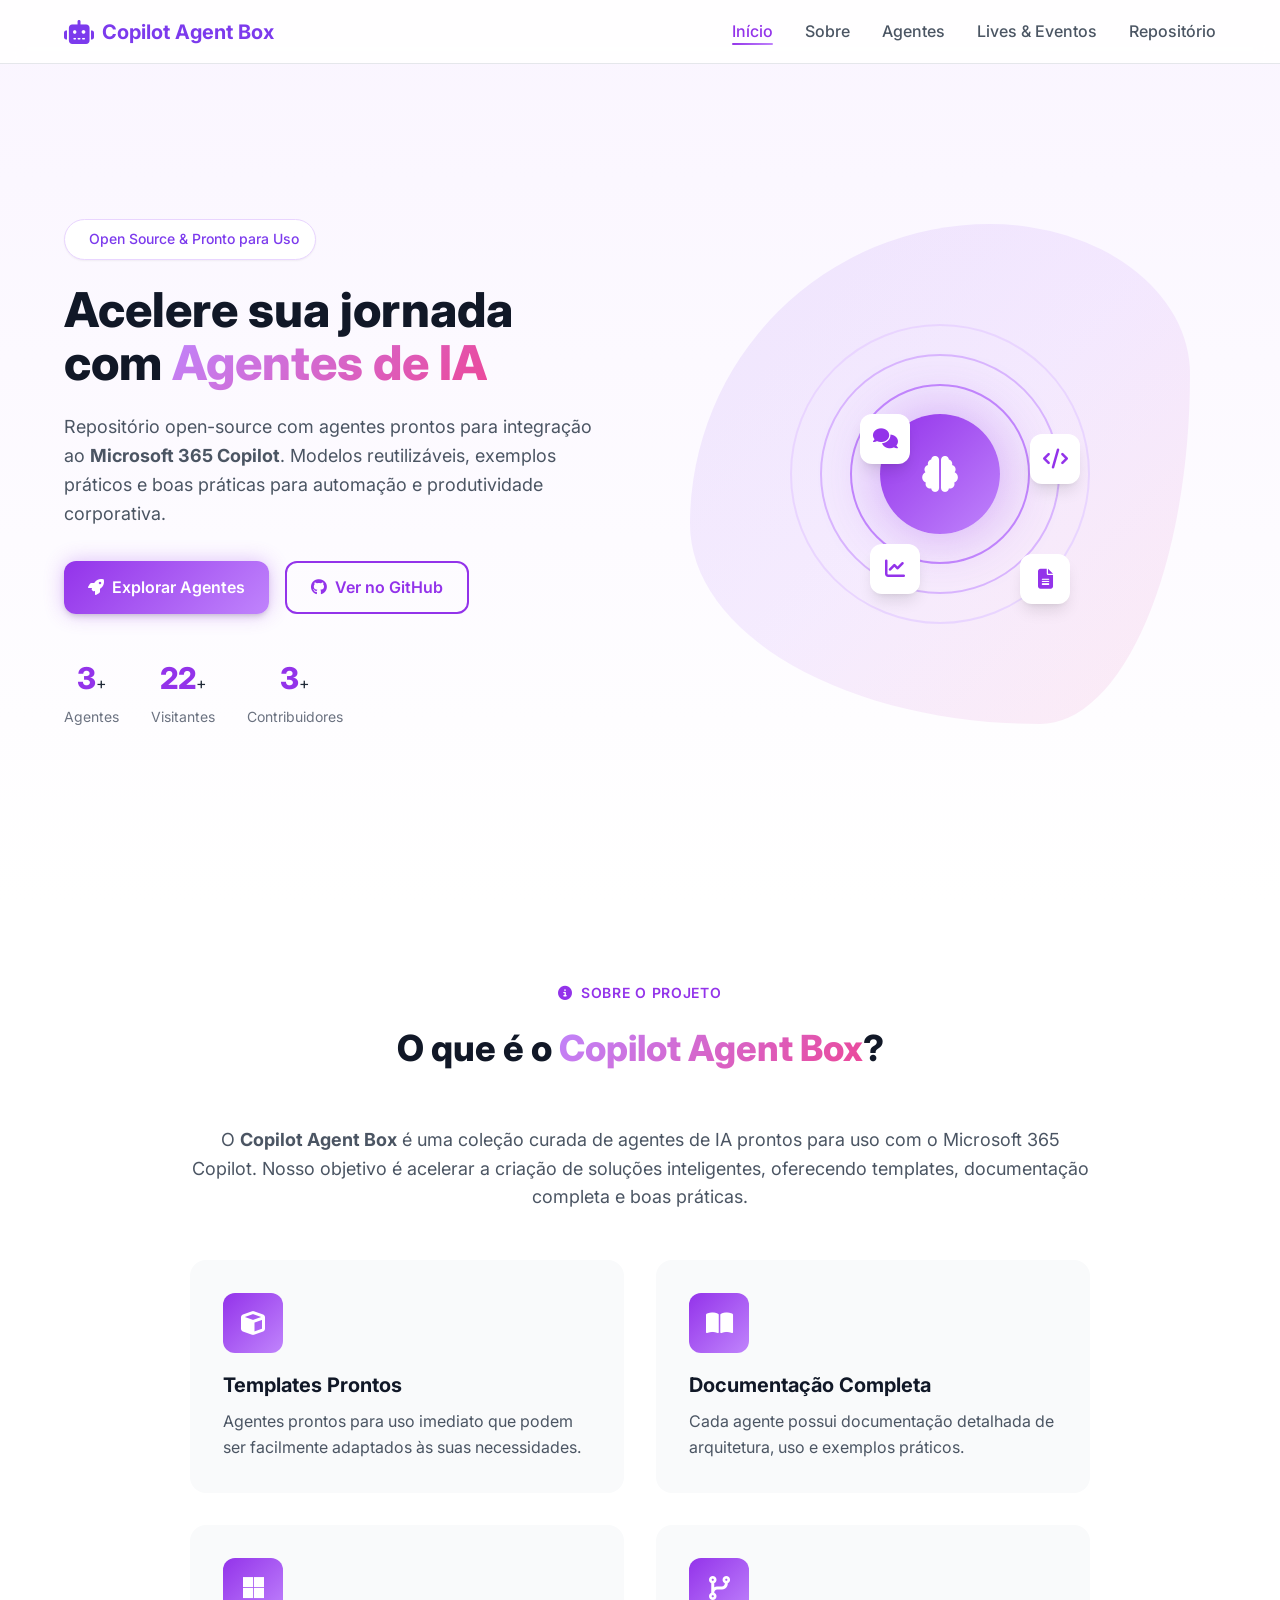
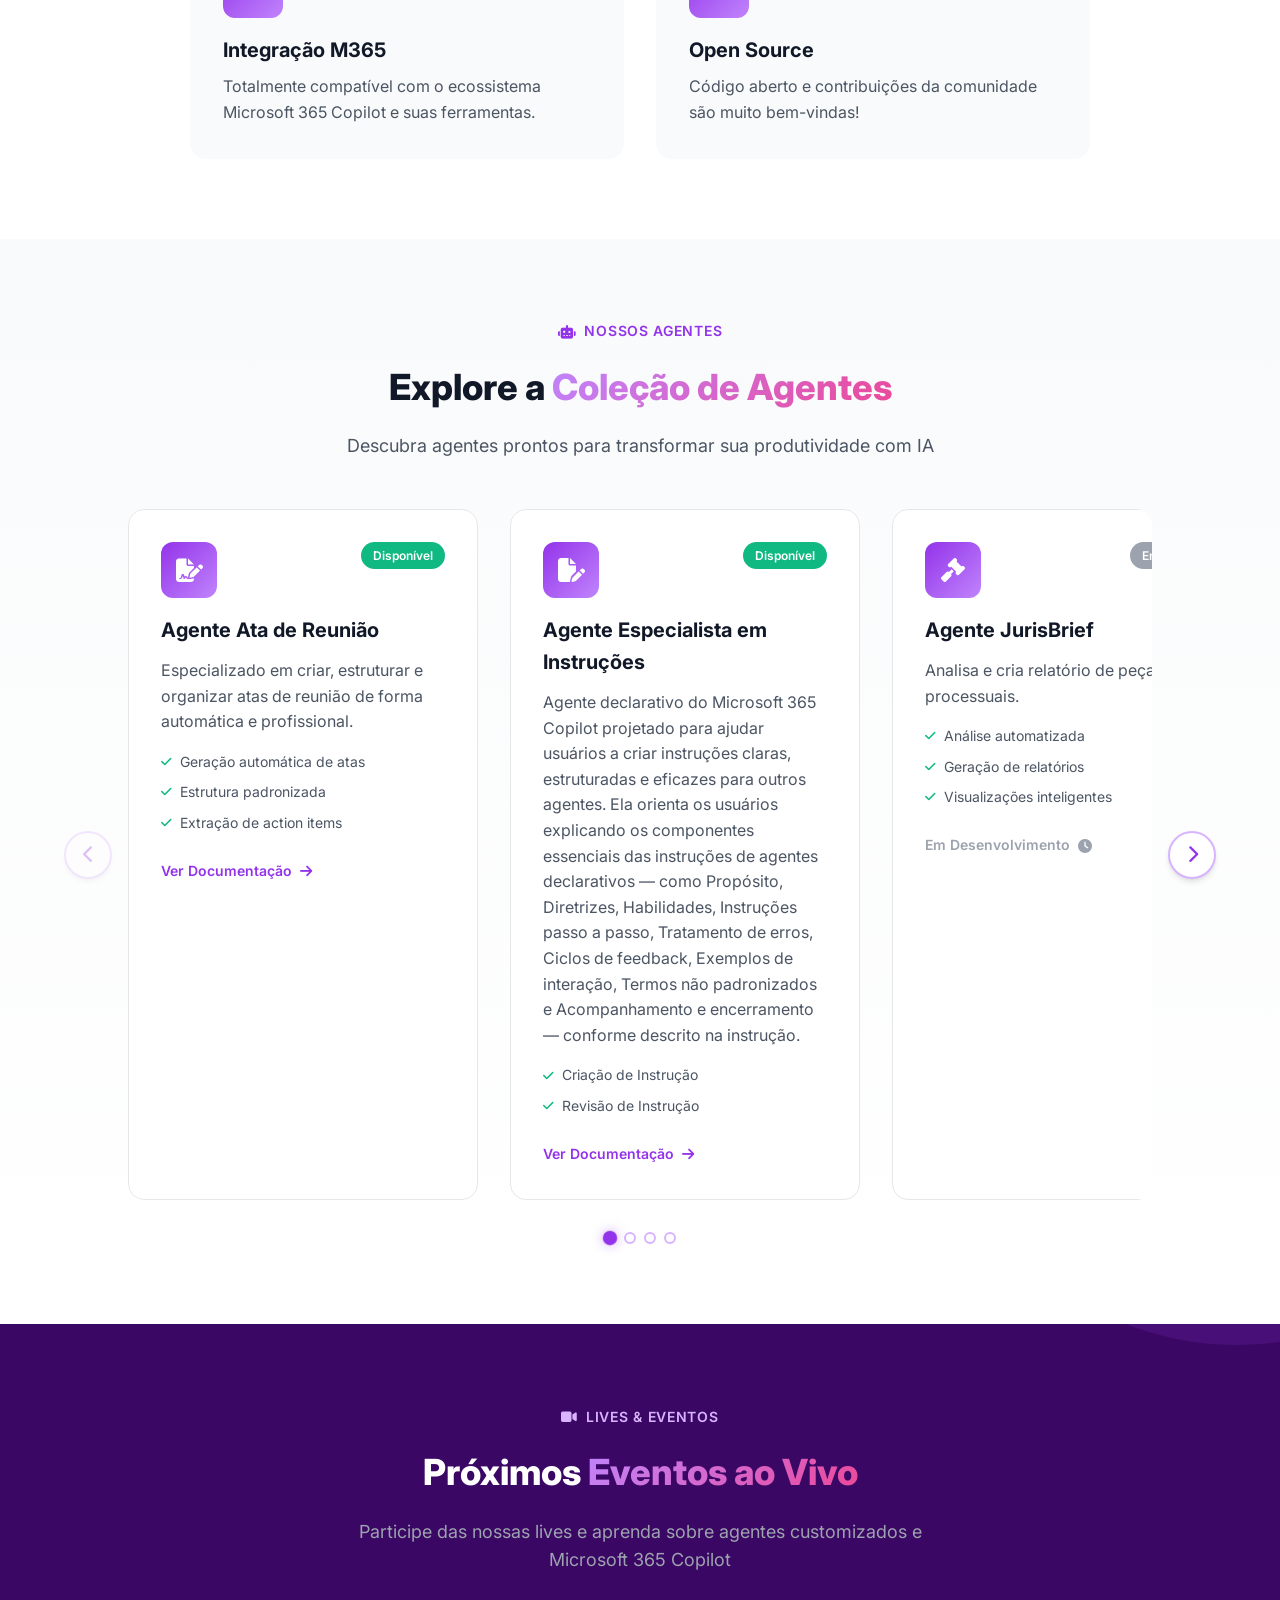
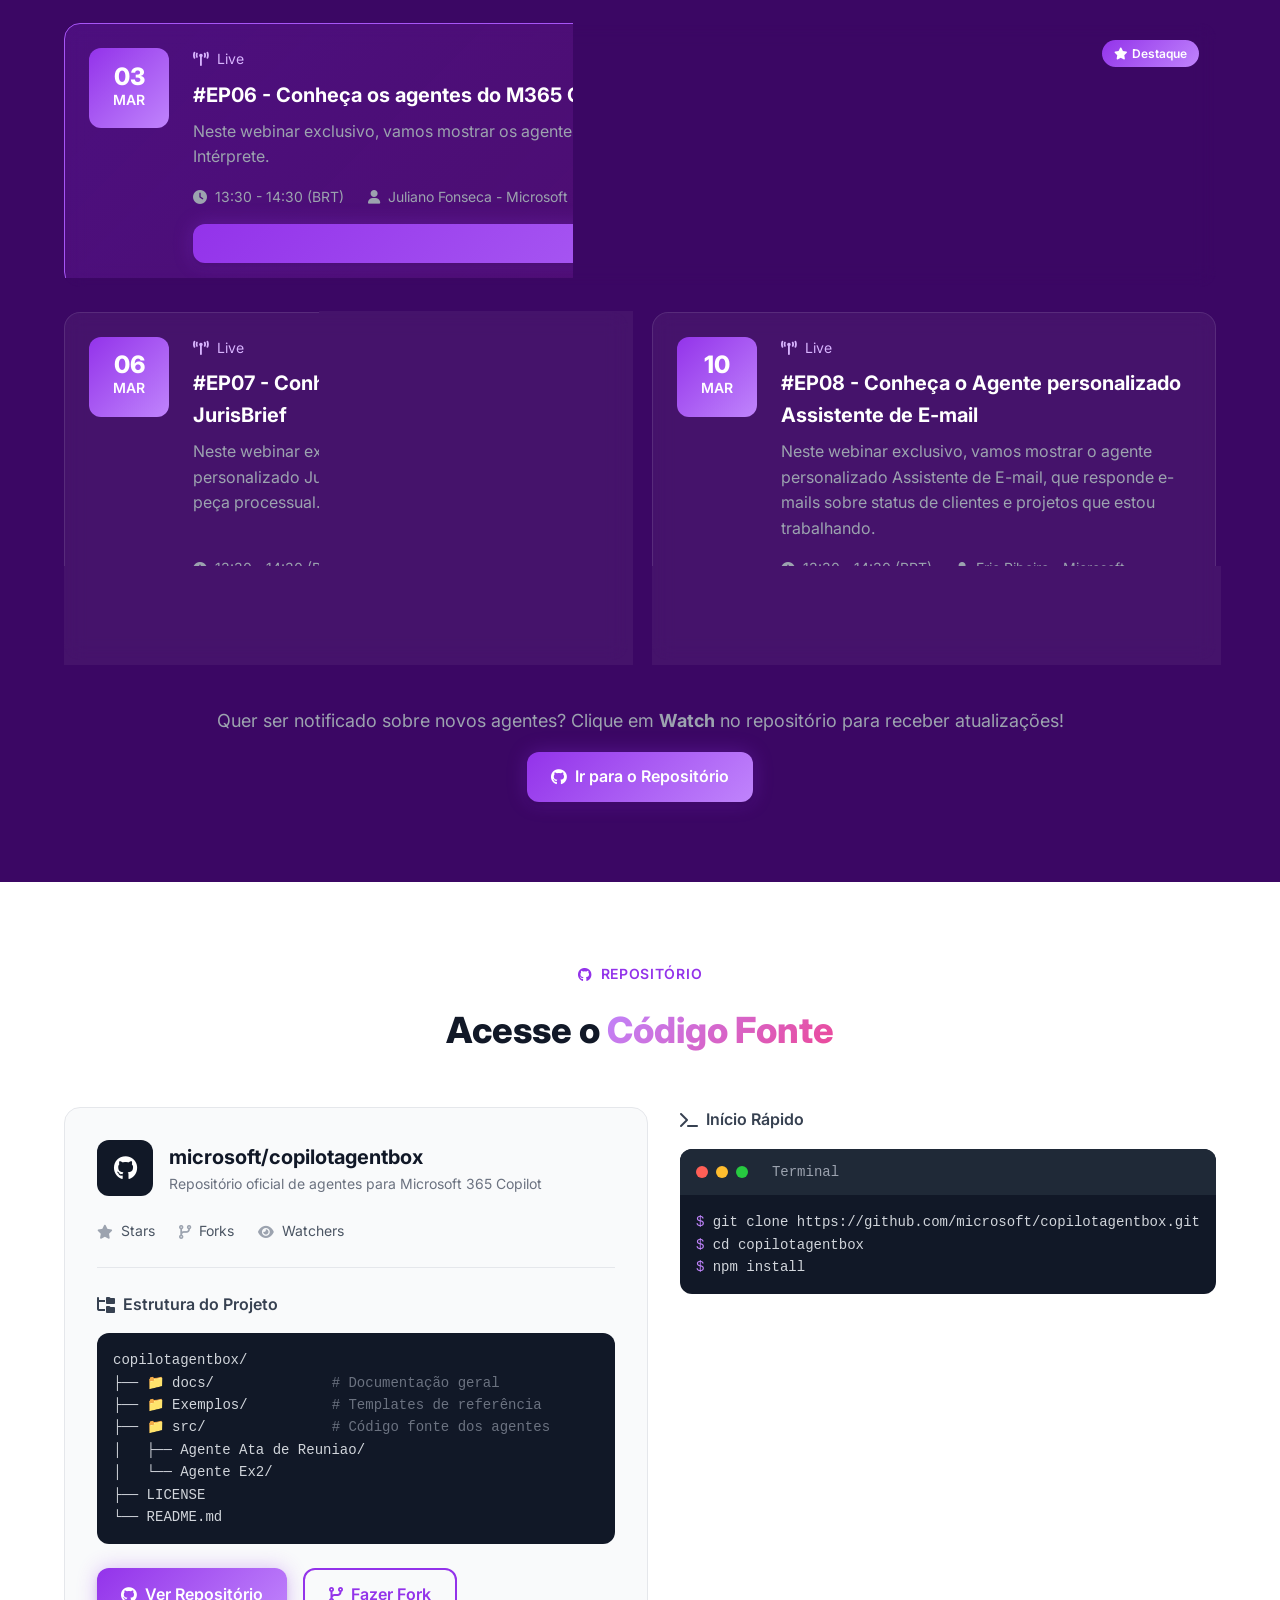
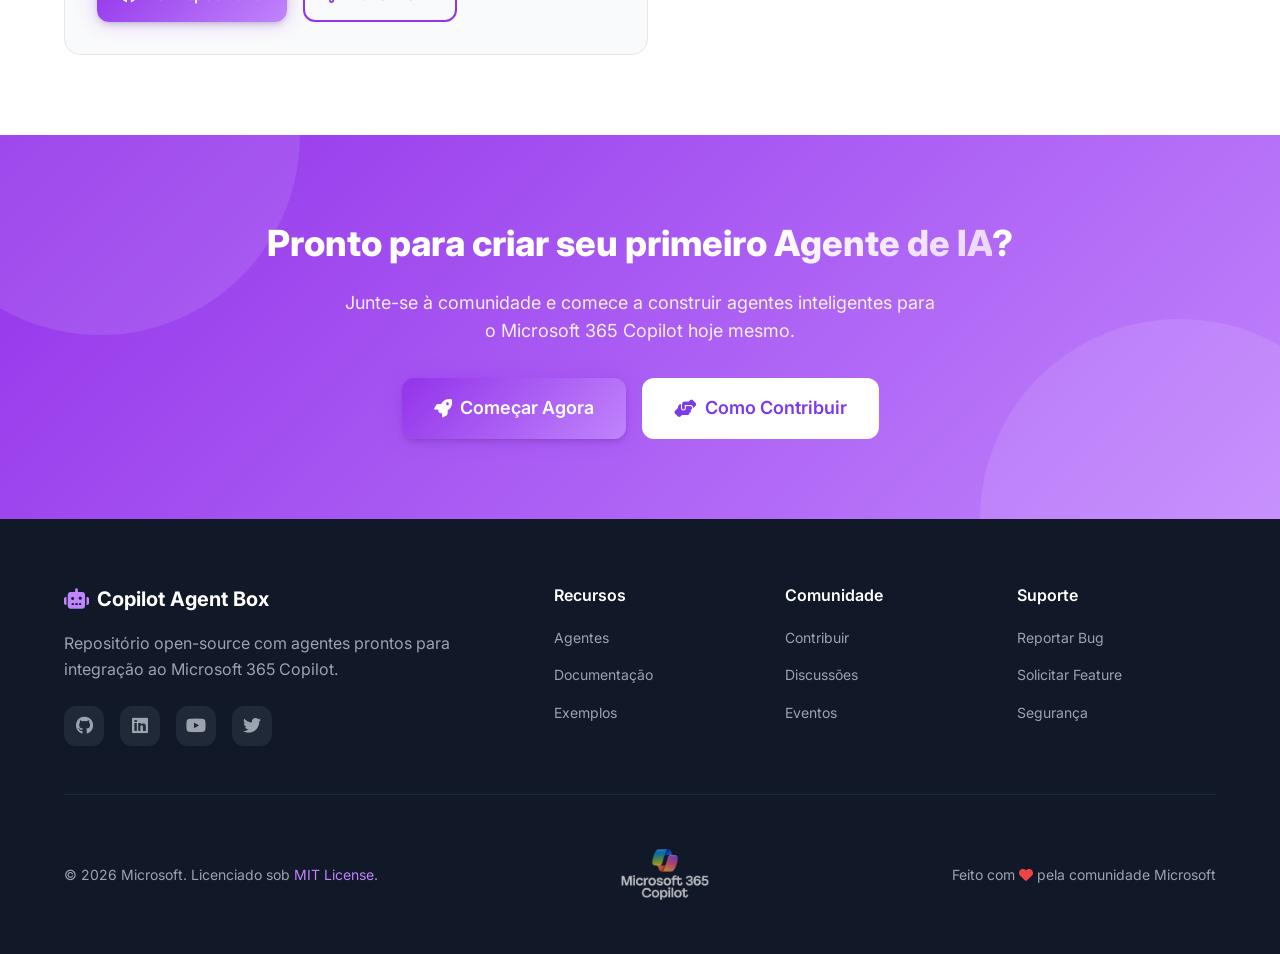
<file: index.html>
<!DOCTYPE html>
<html lang="pt-BR">
<head>
    <meta charset="UTF-8">
    <meta name="viewport" content="width=device-width, initial-scale=1.0">
    <meta name="description" content="Copilot Agent Box - Repositório de agentes prontos para Microsoft 365 Copilot">
    <title>Copilot Agent Box | Agentes de IA para Microsoft 365</title>
    <link rel="stylesheet" href="css/styles.css">
    <link rel="stylesheet" href="https://cdnjs.cloudflare.com/ajax/libs/font-awesome/6.5.1/css/all.min.css">
    <link href="https://fonts.googleapis.com/css2?family=Inter:wght@300;400;500;600;700;800&display=swap" rel="stylesheet">
</head>
<body>
    <!-- Header / Navigation -->
    <header class="header" id="header">
        <nav class="nav container">
            <a href="#" class="nav__logo">
                <i class="fas fa-robot"></i>
                <span>Copilot Agent Box</span>
            </a>
            
            <div class="nav__menu" id="nav-menu">
                <ul class="nav__list">
                    <li class="nav__item">
                        <a href="#home" class="nav__link active">Início</a>
                    </li>
                    <li class="nav__item">
                        <a href="#about" class="nav__link">Sobre</a>
                    </li>
                    <li class="nav__item">
                        <a href="#agents" class="nav__link">Agentes</a>
                    </li>
                    <li class="nav__item">
                        <a href="#events" class="nav__link">Lives & Eventos</a>
                    </li>
                    <li class="nav__item">
                        <a href="#repository" class="nav__link">Repositório</a>
                    </li>
                </ul>
                <div class="nav__close" id="nav-close">
                    <i class="fas fa-times"></i>
                </div>
            </div>

            <div class="nav__toggle" id="nav-toggle">
                <i class="fas fa-bars"></i>
            </div>
        </nav>
    </header>

    <!-- Main Content -->
    <main class="main">
        <!-- Hero Section -->
        <section class="hero section" id="home">
            <div class="hero__container container">
                <div class="hero__content">
                    <div class="hero__badge">
                        <i class="fas fa-sparkles"></i>
                        <span>Open Source & Pronto para Uso</span>
                    </div>
                    <h1 class="hero__title">
                        Acelere sua jornada com
                        <span class="gradient-text">Agentes de IA</span>
                    </h1>
                    <p class="hero__description">
                        Repositório open-source com agentes prontos para integração ao 
                        <strong>Microsoft 365 Copilot</strong>. Modelos reutilizáveis, exemplos práticos 
                        e boas práticas para automação e produtividade corporativa.
                    </p>
                    <div class="hero__buttons">
                        <a href="#agents" class="btn btn--primary">
                            <i class="fas fa-rocket"></i>
                            Explorar Agentes
                        </a>
                        <a href="https://github.com/microsoft/copilotagentbox" target="_blank" class="btn btn--outline">
                            <i class="fab fa-github"></i>
                            Ver no GitHub
                        </a>
                    </div>
                    <div class="hero__stats">
                        <div class="hero__stat">
                            <span class="hero__stat-number" data-count="5">0</span>+
                            <span class="hero__stat-label">Agentes</span>
                        </div>
                        <div class="hero__stat">
                            <span class="hero__stat-number" data-count="32">0</span>+
                            <span class="hero__stat-label">Visitantes</span>
                        </div>
                        <div class="hero__stat">
                            <span class="hero__stat-number" data-count="5">0</span>+
                            <span class="hero__stat-label">Contribuidores</span>
                        </div>
                    </div>
                </div>
                <div class="hero__image">
                    <div class="hero__blob"></div>
                    <div class="hero__ai-visual">
                        <div class="ai-orb">
                            <div class="ai-orb__ring"></div>
                            <div class="ai-orb__ring"></div>
                            <div class="ai-orb__ring"></div>
                            <div class="ai-orb__core">
                                <i class="fas fa-brain"></i>
                            </div>
                        </div>
                        <div class="floating-icons">
                            <div class="floating-icon" style="--delay: 0s; --x: -80px; --y: -60px;">
                                <i class="fas fa-comments"></i>
                            </div>
                            <div class="floating-icon" style="--delay: 0.5s; --x: 90px; --y: -40px;">
                                <i class="fas fa-code"></i>
                            </div>
                            <div class="floating-icon" style="--delay: 1s; --x: -70px; --y: 70px;">
                                <i class="fas fa-chart-line"></i>
                            </div>
                            <div class="floating-icon" style="--delay: 1.5s; --x: 80px; --y: 80px;">
                                <i class="fas fa-file-alt"></i>
                            </div>
                        </div>
                    </div>
                </div>
            </div>
            <div class="hero__particles" id="particles"></div>
        </section>

        <!-- About Section -->
        <section class="about section" id="about">
            <div class="container">
                <div class="section__header">
                    <span class="section__subtitle">
                        <i class="fas fa-info-circle"></i>
                        Sobre o Projeto
                    </span>
                    <h2 class="section__title">O que é o <span class="gradient-text">Copilot Agent Box</span>?</h2>
                </div>
                
                <div class="about__content">
                    <div class="about__description">
                        <p>
                            O <strong>Copilot Agent Box</strong> é uma coleção curada de agentes de IA 
                            prontos para uso com o Microsoft 365 Copilot. Nosso objetivo é acelerar a 
                            criação de soluções inteligentes, oferecendo templates, documentação completa 
                            e boas práticas.
                        </p>
                    </div>
                    
                    <div class="features">
                        <div class="feature">
                            <div class="feature__icon">
                                <i class="fas fa-cube"></i>
                            </div>
                            <h3 class="feature__title">Templates Prontos</h3>
                            <p class="feature__description">
                                Agentes prontos para uso imediato que podem ser facilmente adaptados às suas necessidades.
                            </p>
                        </div>
                        
                        <div class="feature">
                            <div class="feature__icon">
                                <i class="fas fa-book-open"></i>
                            </div>
                            <h3 class="feature__title">Documentação Completa</h3>
                            <p class="feature__description">
                                Cada agente possui documentação detalhada de arquitetura, uso e exemplos práticos.
                            </p>
                        </div>
                        
                        <div class="feature">
                            <div class="feature__icon">
                                <i class="fab fa-microsoft"></i>
                            </div>
                            <h3 class="feature__title">Integração M365</h3>
                            <p class="feature__description">
                                Totalmente compatível com o ecossistema Microsoft 365 Copilot e suas ferramentas.
                            </p>
                        </div>
                        
                        <div class="feature">
                            <div class="feature__icon">
                                <i class="fas fa-code-branch"></i>
                            </div>
                            <h3 class="feature__title">Open Source</h3>
                            <p class="feature__description">
                                Código aberto e contribuições da comunidade são muito bem-vindas!
                            </p>
                        </div>
                    </div>
                </div>
            </div>
        </section>

        <!-- Agents Section -->
        <section class="agents section" id="agents">
            <div class="container">
                <div class="section__header">
                    <span class="section__subtitle">
                        <i class="fas fa-robot"></i>
                        Nossos Agentes
                    </span>
                    <h2 class="section__title">Explore a <span class="gradient-text">Coleção de Agentes</span></h2>
                    <p class="section__description">
                        Descubra agentes prontos para transformar sua produtividade com IA
                    </p>
                </div>
                
                <div class="agents-carousel" tabindex="0" aria-label="Carrossel de agentes">
                    <button class="agents-carousel__btn agents-carousel__btn--prev disabled" id="agents-prev" aria-label="Agente anterior">
                        <i class="fas fa-chevron-left"></i>
                    </button>
                    
                    <div class="agents-carousel__viewport">
                        <div class="agents__grid" id="agents-track">
                            <!-- Cards carregados dinamicamente via js/agents.js a partir de data/agents.json -->
                        </div>
                    </div>

                    <button class="agents-carousel__btn agents-carousel__btn--next" id="agents-next" aria-label="Próximo agente">
                        <i class="fas fa-chevron-right"></i>
                    </button>
                </div>

                <div class="agents-carousel__dots" id="agents-dots">
                    <!-- Dots gerados dinamicamente -->
                </div>
            </div>
        </section>

        <!-- Events Section -->
        <section class="events section" id="events">
            <div class="container">
                <div class="section__header">
                    <span class="section__subtitle">
                        <i class="fas fa-video"></i>
                        Lives & Eventos
                    </span>
                    <h2 class="section__title">Próximos <span class="gradient-text">Eventos ao Vivo</span></h2>
                    <p class="section__description">
                        Participe das nossas lives e aprenda sobre agentes customizados e Microsoft 365 Copilot
                    </p>
                </div>

                <!-- Eventos carregados dinamicamente via js/events.js a partir de data/events.json -->
                <div class="events__grid" id="events-grid">
                </div>

                <div class="events__cta">
                    <p>Quer ser notificado sobre novos agentes? Clique em <strong>Watch</strong> no repositório para receber atualizações!</p>
                    <a href="https://github.com/microsoft/copilotagentbox" target="_blank" class="btn btn--primary">
                        <i class="fab fa-github"></i> Ir para o Repositório
                    </a>
                </div>
            </div>
        </section>

        <!-- Repository Section -->
        <section class="repository section" id="repository">
            <div class="container">
                <div class="section__header">
                    <span class="section__subtitle">
                        <i class="fab fa-github"></i>
                        Repositório
                    </span>
                    <h2 class="section__title">Acesse o <span class="gradient-text">Código Fonte</span></h2>
                </div>

                <div class="repository__content">
                    <div class="repository__card">
                        <div class="repository__header">
                            <div class="repository__icon">
                                <i class="fab fa-github"></i>
                            </div>
                            <div>
                                <h3 class="repository__name">microsoft/copilotagentbox</h3>
                                <p class="repository__tagline">
                                    Repositório oficial de agentes para Microsoft 365 Copilot
                                </p>
                            </div>
                        </div>

                        <div class="repository__stats">
                            <div class="repository__stat">
                                <i class="fas fa-star"></i>
                                <span>Stars</span>
                            </div>
                            <div class="repository__stat">
                                <i class="fas fa-code-branch"></i>
                                <span>Forks</span>
                            </div>
                            <div class="repository__stat">
                                <i class="fas fa-eye"></i>
                                <span>Watchers</span>
                            </div>
                        </div>

                        <div class="repository__structure">
                            <h4><i class="fas fa-folder-tree"></i> Estrutura do Projeto</h4>
                            <pre class="code-block">
<code>copilotagentbox/
├── 📁 docs/              <span class="comment"># Documentação geral</span>
├── 📁 Exemplos/          <span class="comment"># Templates de referência</span>
├── 📁 src/               <span class="comment"># Código fonte dos agentes</span>
│   ├── Agente Ata de Reuniao/
│   └── Agente Ex2/
├── LICENSE
└── README.md</code></pre>
                        </div>

                        <div class="repository__actions">
                            <a href="https://github.com/microsoft/copilotagentbox" target="_blank" class="btn btn--primary">
                                <i class="fab fa-github"></i> Ver Repositório
                            </a>
                            <a href="https://github.com/microsoft/copilotagentbox/fork" target="_blank" class="btn btn--outline">
                                <i class="fas fa-code-branch"></i> Fazer Fork
                            </a>
                        </div>
                    </div>

                    <div class="repository__quick-start">
                        <h4><i class="fas fa-terminal"></i> Início Rápido</h4>
                        <div class="code-block code-block--terminal">
                            <div class="code-block__header">
                                <span class="code-block__dot"></span>
                                <span class="code-block__dot"></span>
                                <span class="code-block__dot"></span>
                                <span class="code-block__title">Terminal</span>
                            </div>
                            <pre><code><span class="prompt">$</span> git clone https://github.com/microsoft/copilotagentbox.git
<span class="prompt">$</span> cd copilotagentbox
<span class="prompt">$</span> npm install</code></pre>
                        </div>
                    </div>
                </div>
            </div>
        </section>

        <!-- CTA Section -->
        <section class="cta section">
            <div class="container">
                <div class="cta__content">
                    <h2 class="cta__title">
                        Pronto para criar seu primeiro
                        <span class="gradient-text">Agente de IA</span>?
                    </h2>
                    <p class="cta__description">
                        Junte-se à comunidade e comece a construir agentes inteligentes para 
                        o Microsoft 365 Copilot hoje mesmo.
                    </p>
                    <div class="cta__buttons">
                        <a href="https://github.com/microsoft/copilotagentbox" target="_blank" class="btn btn--primary btn--lg">
                            <i class="fas fa-rocket"></i> Começar Agora
                        </a>
                        <a href="https://github.com/microsoft/copilotagentbox/blob/main/docs/CONTRIBUTING.md" class="btn btn--white btn--lg">
                            <i class="fas fa-hands-helping"></i> Como Contribuir
                        </a>
                    </div>
                </div>
            </div>
        </section>
    </main>

    <!-- Footer -->
    <footer class="footer">
        <div class="container">
            <div class="footer__content">
                <div class="footer__brand">
                    <a href="#" class="footer__logo">
                        <i class="fas fa-robot"></i>
                        <span>Copilot Agent Box</span>
                    </a>
                    <p class="footer__description">
                        Repositório open-source com agentes prontos para integração ao Microsoft 365 Copilot.
                    </p>
                    <div class="footer__social">
                        <a href="https://github.com/microsoft/copilotagentbox" target="_blank" aria-label="GitHub">
                            <i class="fab fa-github"></i>
                        </a>
                        <a href="#" aria-label="LinkedIn">
                            <i class="fab fa-linkedin"></i>
                        </a>
                        <a href="#" aria-label="YouTube">
                            <i class="fab fa-youtube"></i>
                        </a>
                        <a href="#" aria-label="Twitter">
                            <i class="fab fa-twitter"></i>
                        </a>
                    </div>
                </div>

                <div class="footer__links">
                    <div class="footer__column">
                        <h4>Recursos</h4>
                        <ul>
                            <li><a href="#agents">Agentes</a></li>
                            <li><a href="../docs/COMO-USAR.md">Documentação</a></li>
                            <li><a href="../Exemplos/README.md">Exemplos</a></li>
                        </ul>
                    </div>
                    <div class="footer__column">
                        <h4>Comunidade</h4>
                        <ul>
                            <li><a href="../docs/CONTRIBUTING.md">Contribuir</a></li>
                            <li><a href="https://github.com/microsoft/copilotagentbox/discussions" target="_blank">Discussões</a></li>
                            <li><a href="#events">Eventos</a></li>
                        </ul>
                    </div>
                    <div class="footer__column">
                        <h4>Suporte</h4>
                        <ul>
                            <li><a href="https://github.com/microsoft/copilotagentbox/issues" target="_blank">Reportar Bug</a></li>
                            <li><a href="https://github.com/microsoft/copilotagentbox/issues/new" target="_blank">Solicitar Feature</a></li>
                            <li><a href="../SECURITY.md">Segurança</a></li>
                        </ul>
                    </div>
                </div>
            </div>

            <div class="footer__bottom">
                <p>&copy; 2026 Microsoft. Licenciado sob <a href="../LICENSE">MIT License</a>.</p>
                <div class="footer__brand-badge">
                    <img src="images/m365copilotlogohorizontalwhite.png" alt="Microsoft 365 Copilot" class="footer__brand-logo">
                </div>
                <p>Feito com <i class="fas fa-heart"></i> pela comunidade Microsoft</p>
            </div>
        </div>
    </footer>

    <!-- Back to Top Button -->
    <a href="#" class="back-to-top" id="back-to-top">
        <i class="fas fa-chevron-up"></i>
    </a>

    <script src="js/main.js"></script>
    <script src="js/events.js"></script>
    <script src="js/agents.js"></script>
</body>
</html>
</file>
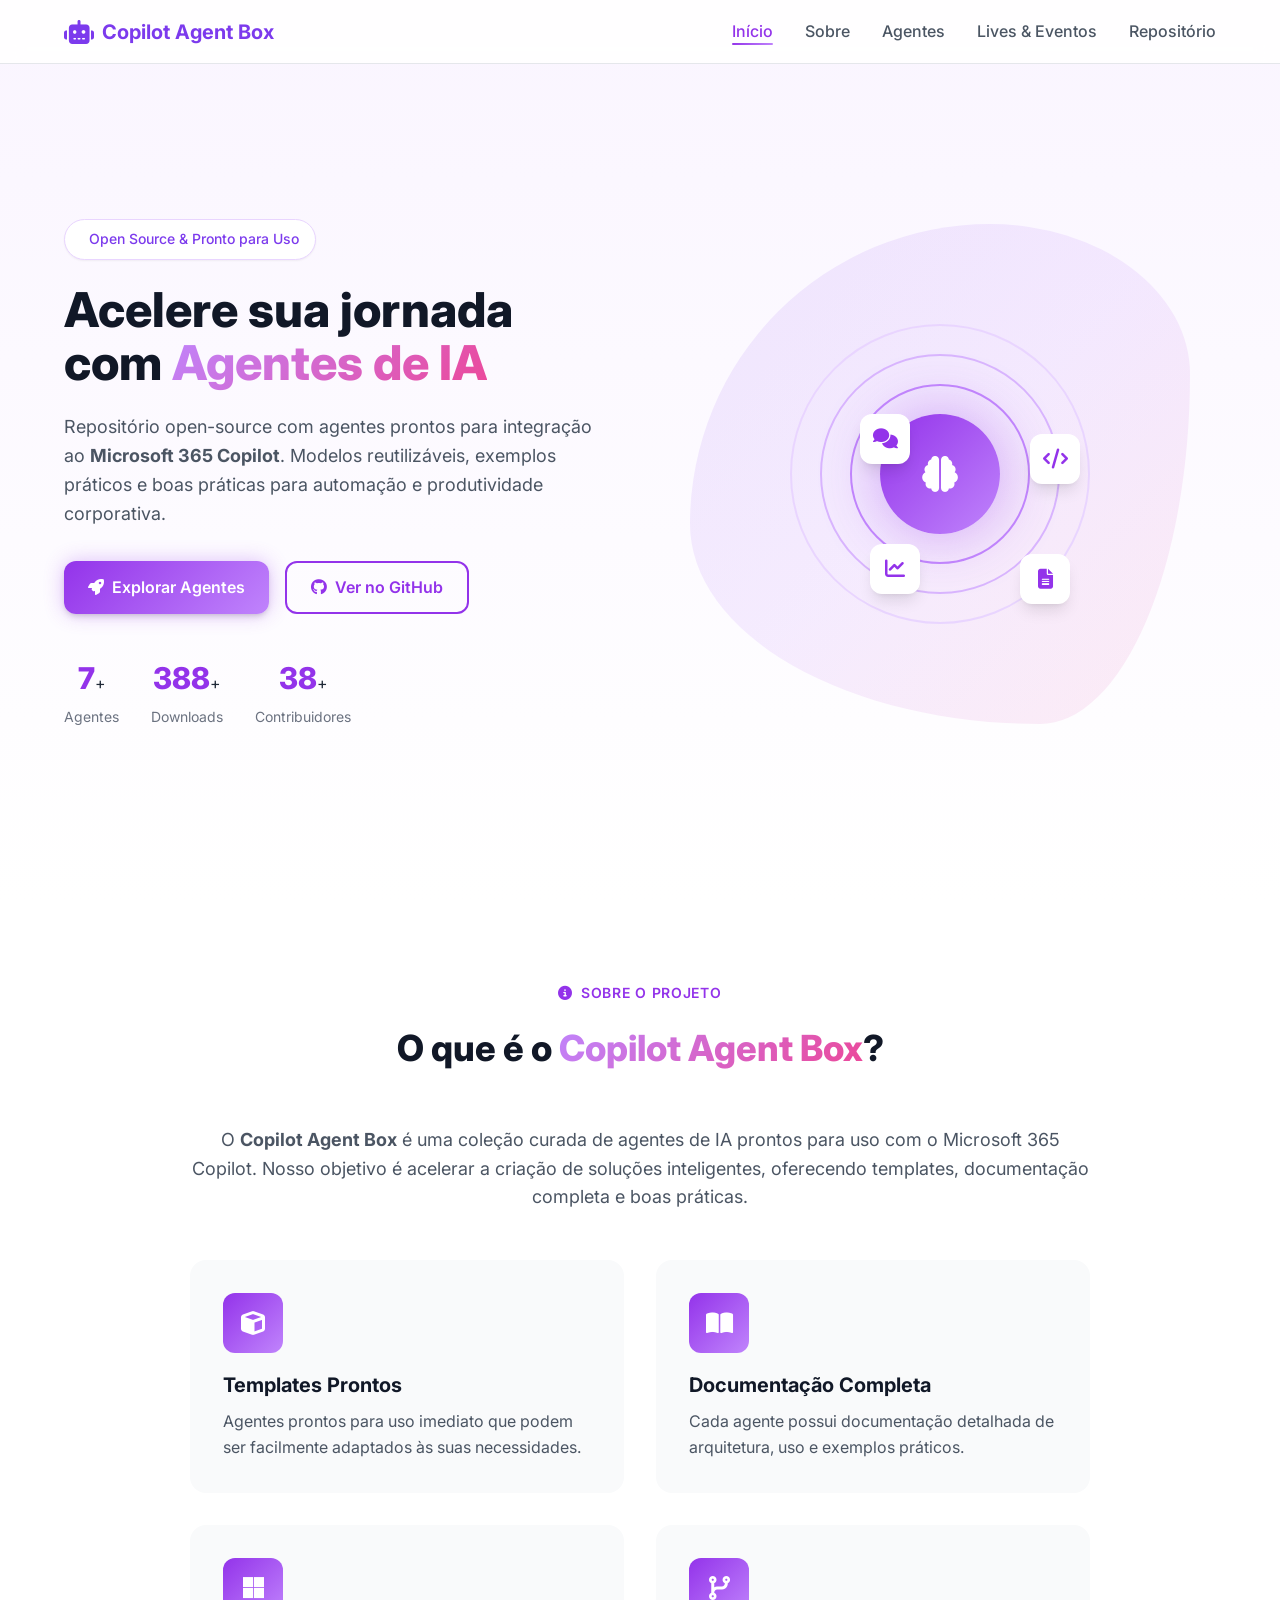
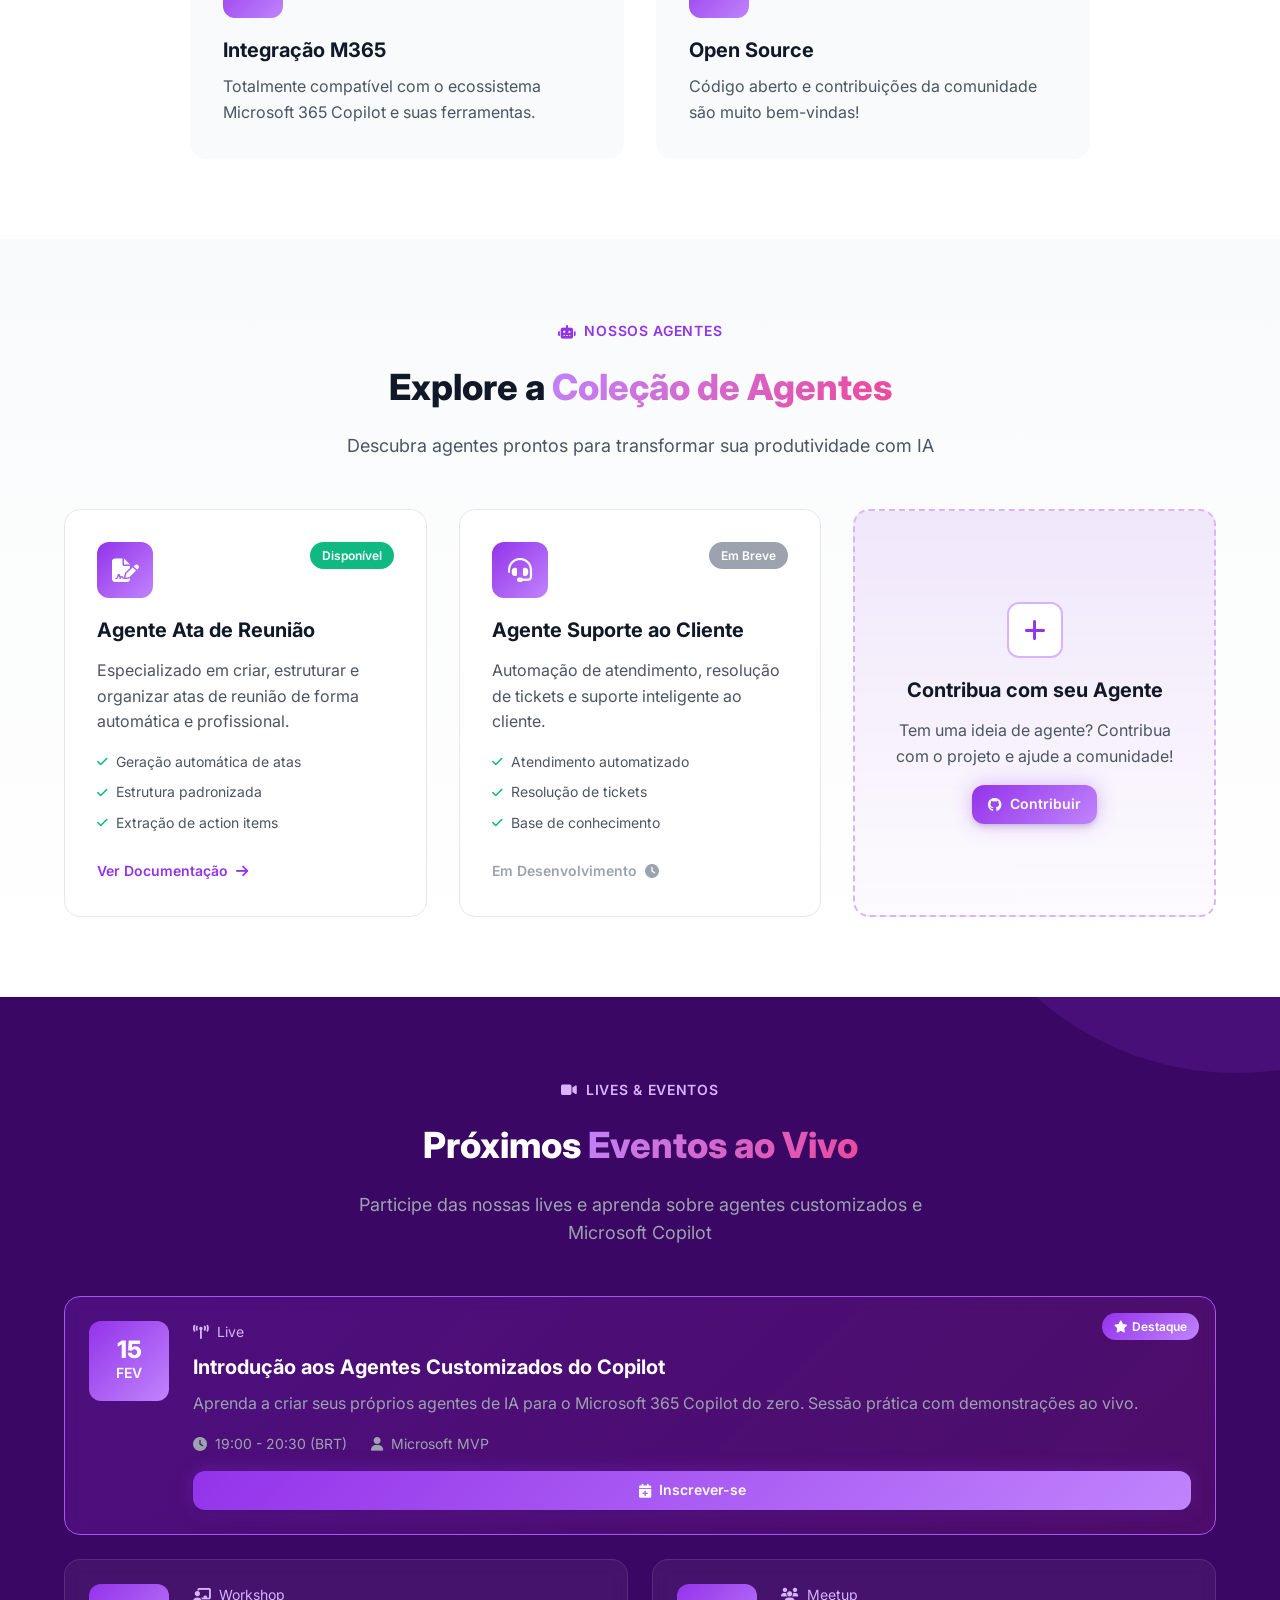
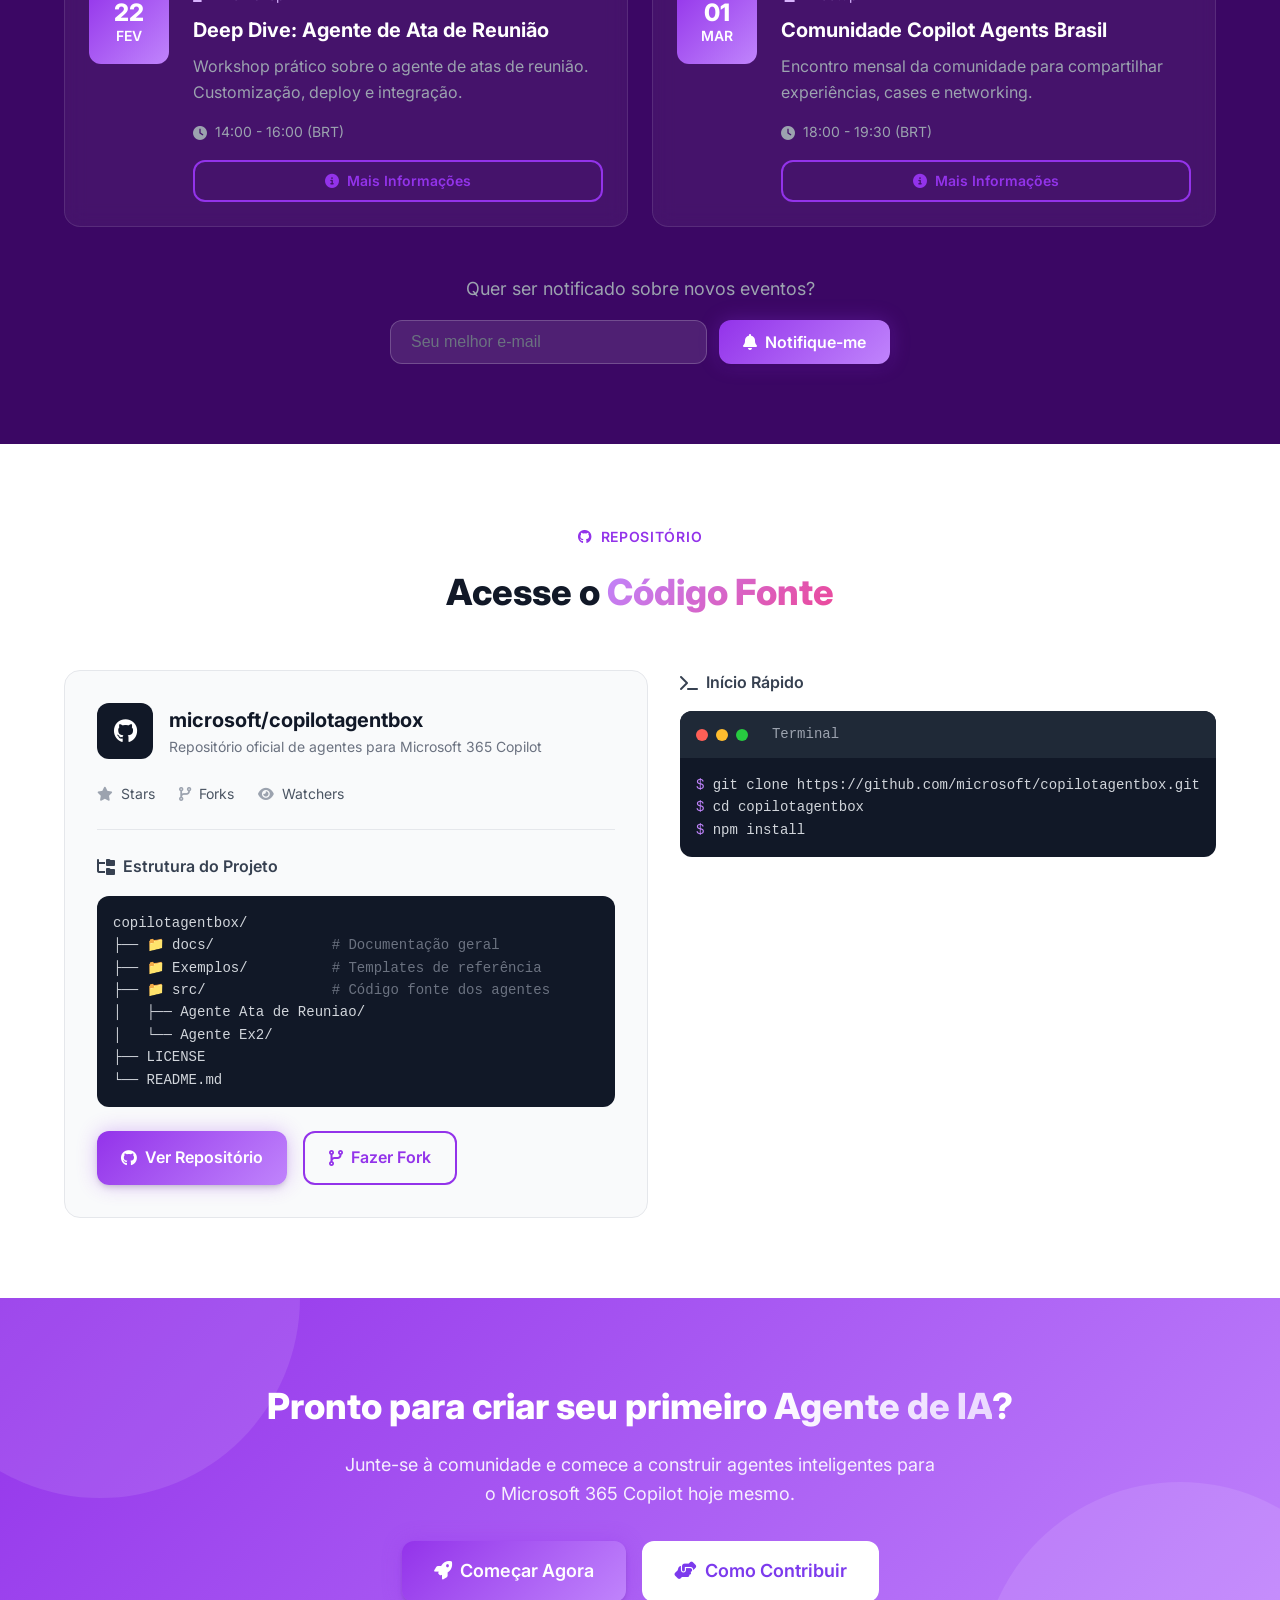
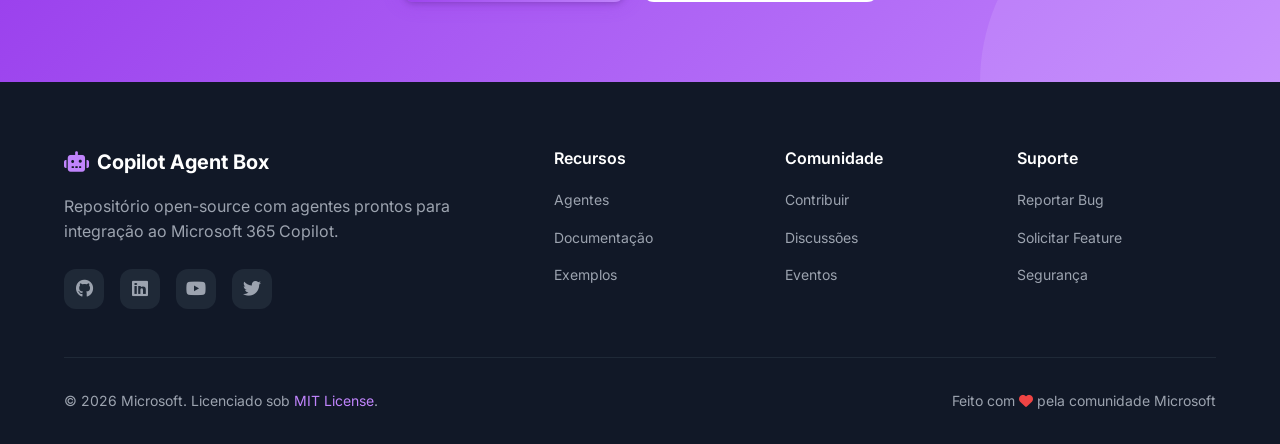
<file: Portal/index.html>
<!DOCTYPE html>
<html lang="pt-BR">
<head>
    <meta charset="UTF-8">
    <meta name="viewport" content="width=device-width, initial-scale=1.0">
    <meta name="description" content="Copilot Agent Box - Repositório de agentes prontos para Microsoft 365 Copilot">
    <title>Copilot Agent Box | Agentes de IA para Microsoft 365</title>
    <link rel="stylesheet" href="css/styles.css">
    <link rel="stylesheet" href="https://cdnjs.cloudflare.com/ajax/libs/font-awesome/6.5.1/css/all.min.css">
    <link href="https://fonts.googleapis.com/css2?family=Inter:wght@300;400;500;600;700;800&display=swap" rel="stylesheet">
</head>
<body>
    <!-- Header / Navigation -->
    <header class="header" id="header">
        <nav class="nav container">
            <a href="#" class="nav__logo">
                <i class="fas fa-robot"></i>
                <span>Copilot Agent Box</span>
            </a>
            
            <div class="nav__menu" id="nav-menu">
                <ul class="nav__list">
                    <li class="nav__item">
                        <a href="#home" class="nav__link active">Início</a>
                    </li>
                    <li class="nav__item">
                        <a href="#about" class="nav__link">Sobre</a>
                    </li>
                    <li class="nav__item">
                        <a href="#agents" class="nav__link">Agentes</a>
                    </li>
                    <li class="nav__item">
                        <a href="#events" class="nav__link">Lives & Eventos</a>
                    </li>
                    <li class="nav__item">
                        <a href="#repository" class="nav__link">Repositório</a>
                    </li>
                </ul>
                <div class="nav__close" id="nav-close">
                    <i class="fas fa-times"></i>
                </div>
            </div>

            <div class="nav__toggle" id="nav-toggle">
                <i class="fas fa-bars"></i>
            </div>
        </nav>
    </header>

    <!-- Main Content -->
    <main class="main">
        <!-- Hero Section -->
        <section class="hero section" id="home">
            <div class="hero__container container">
                <div class="hero__content">
                    <div class="hero__badge">
                        <i class="fas fa-sparkles"></i>
                        <span>Open Source & Pronto para Uso</span>
                    </div>
                    <h1 class="hero__title">
                        Acelere sua jornada com
                        <span class="gradient-text">Agentes de IA</span>
                    </h1>
                    <p class="hero__description">
                        Repositório open-source com agentes prontos para integração ao 
                        <strong>Microsoft 365 Copilot</strong>. Modelos reutilizáveis, exemplos práticos 
                        e boas práticas para automação e produtividade corporativa.
                    </p>
                    <div class="hero__buttons">
                        <a href="#agents" class="btn btn--primary">
                            <i class="fas fa-rocket"></i>
                            Explorar Agentes
                        </a>
                        <a href="https://github.com/microsoft/copilotagentbox" target="_blank" class="btn btn--outline">
                            <i class="fab fa-github"></i>
                            Ver no GitHub
                        </a>
                    </div>
                    <div class="hero__stats">
                        <div class="hero__stat">
                            <span class="hero__stat-number" data-count="10">0</span>+
                            <span class="hero__stat-label">Agentes</span>
                        </div>
                        <div class="hero__stat">
                            <span class="hero__stat-number" data-count="500">0</span>+
                            <span class="hero__stat-label">Downloads</span>
                        </div>
                        <div class="hero__stat">
                            <span class="hero__stat-number" data-count="50">0</span>+
                            <span class="hero__stat-label">Contribuidores</span>
                        </div>
                    </div>
                </div>
                <div class="hero__image">
                    <div class="hero__blob"></div>
                    <div class="hero__ai-visual">
                        <div class="ai-orb">
                            <div class="ai-orb__ring"></div>
                            <div class="ai-orb__ring"></div>
                            <div class="ai-orb__ring"></div>
                            <div class="ai-orb__core">
                                <i class="fas fa-brain"></i>
                            </div>
                        </div>
                        <div class="floating-icons">
                            <div class="floating-icon" style="--delay: 0s; --x: -80px; --y: -60px;">
                                <i class="fas fa-comments"></i>
                            </div>
                            <div class="floating-icon" style="--delay: 0.5s; --x: 90px; --y: -40px;">
                                <i class="fas fa-code"></i>
                            </div>
                            <div class="floating-icon" style="--delay: 1s; --x: -70px; --y: 70px;">
                                <i class="fas fa-chart-line"></i>
                            </div>
                            <div class="floating-icon" style="--delay: 1.5s; --x: 80px; --y: 80px;">
                                <i class="fas fa-file-alt"></i>
                            </div>
                        </div>
                    </div>
                </div>
            </div>
            <div class="hero__particles" id="particles"></div>
        </section>

        <!-- About Section -->
        <section class="about section" id="about">
            <div class="container">
                <div class="section__header">
                    <span class="section__subtitle">
                        <i class="fas fa-info-circle"></i>
                        Sobre o Projeto
                    </span>
                    <h2 class="section__title">O que é o <span class="gradient-text">Copilot Agent Box</span>?</h2>
                </div>
                
                <div class="about__content">
                    <div class="about__description">
                        <p>
                            O <strong>Copilot Agent Box</strong> é uma coleção curada de agentes de IA 
                            prontos para uso com o Microsoft 365 Copilot. Nosso objetivo é acelerar a 
                            criação de soluções inteligentes, oferecendo templates, documentação completa 
                            e boas práticas.
                        </p>
                    </div>
                    
                    <div class="features">
                        <div class="feature">
                            <div class="feature__icon">
                                <i class="fas fa-cube"></i>
                            </div>
                            <h3 class="feature__title">Templates Prontos</h3>
                            <p class="feature__description">
                                Agentes prontos para uso imediato que podem ser facilmente adaptados às suas necessidades.
                            </p>
                        </div>
                        
                        <div class="feature">
                            <div class="feature__icon">
                                <i class="fas fa-book-open"></i>
                            </div>
                            <h3 class="feature__title">Documentação Completa</h3>
                            <p class="feature__description">
                                Cada agente possui documentação detalhada de arquitetura, uso e exemplos práticos.
                            </p>
                        </div>
                        
                        <div class="feature">
                            <div class="feature__icon">
                                <i class="fab fa-microsoft"></i>
                            </div>
                            <h3 class="feature__title">Integração M365</h3>
                            <p class="feature__description">
                                Totalmente compatível com o ecossistema Microsoft 365 Copilot e suas ferramentas.
                            </p>
                        </div>
                        
                        <div class="feature">
                            <div class="feature__icon">
                                <i class="fas fa-code-branch"></i>
                            </div>
                            <h3 class="feature__title">Open Source</h3>
                            <p class="feature__description">
                                Código aberto e contribuições da comunidade são muito bem-vindas!
                            </p>
                        </div>
                    </div>
                </div>
            </div>
        </section>

        <!-- Agents Section -->
        <section class="agents section" id="agents">
            <div class="container">
                <div class="section__header">
                    <span class="section__subtitle">
                        <i class="fas fa-robot"></i>
                        Nossos Agentes
                    </span>
                    <h2 class="section__title">Explore a <span class="gradient-text">Coleção de Agentes</span></h2>
                    <p class="section__description">
                        Descubra agentes prontos para transformar sua produtividade com IA
                    </p>
                </div>
                
                <div class="agents__grid">
                    <article class="agent-card">
                        <div class="agent-card__header">
                            <div class="agent-card__icon">
                                <i class="fas fa-file-signature"></i>
                            </div>
                            <span class="agent-card__badge">Disponível</span>
                        </div>
                        <h3 class="agent-card__title">Agente Ata de Reunião</h3>
                        <p class="agent-card__description">
                            Especializado em criar, estruturar e organizar atas de reunião de forma 
                            automática e profissional.
                        </p>
                        <ul class="agent-card__features">
                            <li><i class="fas fa-check"></i> Geração automática de atas</li>
                            <li><i class="fas fa-check"></i> Estrutura padronizada</li>
                            <li><i class="fas fa-check"></i> Extração de action items</li>
                        </ul>
                        <a href="../src/Agente%20Ata%20de%20Reuniao/COMO-USAR.md" class="agent-card__link">
                            Ver Documentação <i class="fas fa-arrow-right"></i>
                        </a>
                    </article>

                    <article class="agent-card">
                        <div class="agent-card__header">
                            <div class="agent-card__icon">
                                <i class="fas fa-headset"></i>
                            </div>
                            <span class="agent-card__badge agent-card__badge--soon">Em Breve</span>
                        </div>
                        <h3 class="agent-card__title">Agente Suporte ao Cliente</h3>
                        <p class="agent-card__description">
                            Automação de atendimento, resolução de tickets e suporte inteligente 
                            ao cliente.
                        </p>
                        <ul class="agent-card__features">
                            <li><i class="fas fa-check"></i> Atendimento automatizado</li>
                            <li><i class="fas fa-check"></i> Resolução de tickets</li>
                            <li><i class="fas fa-check"></i> Base de conhecimento</li>
                        </ul>
                        <a href="#" class="agent-card__link agent-card__link--disabled">
                            Em Desenvolvimento <i class="fas fa-clock"></i>
                        </a>
                    </article>

                    <article class="agent-card agent-card--cta">
                        <div class="agent-card__icon agent-card__icon--cta">
                            <i class="fas fa-plus"></i>
                        </div>
                        <h3 class="agent-card__title">Contribua com seu Agente</h3>
                        <p class="agent-card__description">
                            Tem uma ideia de agente? Contribua com o projeto e ajude a comunidade!
                        </p>
                        <a href="https://github.com/microsoft/copilotagentbox" target="_blank" class="btn btn--primary btn--sm">
                            <i class="fab fa-github"></i> Contribuir
                        </a>
                    </article>
                </div>
            </div>
        </section>

        <!-- Events Section -->
        <section class="events section" id="events">
            <div class="container">
                <div class="section__header">
                    <span class="section__subtitle">
                        <i class="fas fa-video"></i>
                        Lives & Eventos
                    </span>
                    <h2 class="section__title">Próximos <span class="gradient-text">Eventos ao Vivo</span></h2>
                    <p class="section__description">
                        Participe das nossas lives e aprenda sobre agentes customizados e Microsoft Copilot
                    </p>
                </div>

                <div class="events__grid">
                    <article class="event-card event-card--featured">
                        <div class="event-card__badge">
                            <i class="fas fa-star"></i> Destaque
                        </div>
                        <div class="event-card__date">
                            <span class="event-card__day">15</span>
                            <span class="event-card__month">FEV</span>
                        </div>
                        <div class="event-card__content">
                            <span class="event-card__type">
                                <i class="fas fa-broadcast-tower"></i> Live
                            </span>
                            <h3 class="event-card__title">Introdução aos Agentes Customizados do Copilot</h3>
                            <p class="event-card__description">
                                Aprenda a criar seus próprios agentes de IA para o Microsoft 365 Copilot 
                                do zero. Sessão prática com demonstrações ao vivo.
                            </p>
                            <div class="event-card__meta">
                                <span><i class="fas fa-clock"></i> 19:00 - 20:30 (BRT)</span>
                                <span><i class="fas fa-user"></i> Microsoft MVP</span>
                            </div>
                            <a href="#" class="btn btn--primary btn--sm">
                                <i class="fas fa-calendar-plus"></i> Inscrever-se
                            </a>
                        </div>
                    </article>

                    <article class="event-card">
                        <div class="event-card__date">
                            <span class="event-card__day">22</span>
                            <span class="event-card__month">FEV</span>
                        </div>
                        <div class="event-card__content">
                            <span class="event-card__type">
                                <i class="fas fa-chalkboard-teacher"></i> Workshop
                            </span>
                            <h3 class="event-card__title">Deep Dive: Agente de Ata de Reunião</h3>
                            <p class="event-card__description">
                                Workshop prático sobre o agente de atas de reunião. Customização, 
                                deploy e integração.
                            </p>
                            <div class="event-card__meta">
                                <span><i class="fas fa-clock"></i> 14:00 - 16:00 (BRT)</span>
                            </div>
                            <a href="#" class="btn btn--outline btn--sm">
                                <i class="fas fa-info-circle"></i> Mais Informações
                            </a>
                        </div>
                    </article>

                    <article class="event-card">
                        <div class="event-card__date">
                            <span class="event-card__day">01</span>
                            <span class="event-card__month">MAR</span>
                        </div>
                        <div class="event-card__content">
                            <span class="event-card__type">
                                <i class="fas fa-users"></i> Meetup
                            </span>
                            <h3 class="event-card__title">Comunidade Copilot Agents Brasil</h3>
                            <p class="event-card__description">
                                Encontro mensal da comunidade para compartilhar experiências, 
                                cases e networking.
                            </p>
                            <div class="event-card__meta">
                                <span><i class="fas fa-clock"></i> 18:00 - 19:30 (BRT)</span>
                            </div>
                            <a href="#" class="btn btn--outline btn--sm">
                                <i class="fas fa-info-circle"></i> Mais Informações
                            </a>
                        </div>
                    </article>
                </div>

                <div class="events__cta">
                    <p>Quer ser notificado sobre novos eventos?</p>
                    <form class="newsletter-form" id="newsletter-form">
                        <input type="email" placeholder="Seu melhor e-mail" required>
                        <button type="submit" class="btn btn--primary">
                            <i class="fas fa-bell"></i> Notifique-me
                        </button>
                    </form>
                </div>
            </div>
        </section>

        <!-- Repository Section -->
        <section class="repository section" id="repository">
            <div class="container">
                <div class="section__header">
                    <span class="section__subtitle">
                        <i class="fab fa-github"></i>
                        Repositório
                    </span>
                    <h2 class="section__title">Acesse o <span class="gradient-text">Código Fonte</span></h2>
                </div>

                <div class="repository__content">
                    <div class="repository__card">
                        <div class="repository__header">
                            <div class="repository__icon">
                                <i class="fab fa-github"></i>
                            </div>
                            <div>
                                <h3 class="repository__name">microsoft/copilotagentbox</h3>
                                <p class="repository__tagline">
                                    Repositório oficial de agentes para Microsoft 365 Copilot
                                </p>
                            </div>
                        </div>

                        <div class="repository__stats">
                            <div class="repository__stat">
                                <i class="fas fa-star"></i>
                                <span>Stars</span>
                            </div>
                            <div class="repository__stat">
                                <i class="fas fa-code-branch"></i>
                                <span>Forks</span>
                            </div>
                            <div class="repository__stat">
                                <i class="fas fa-eye"></i>
                                <span>Watchers</span>
                            </div>
                        </div>

                        <div class="repository__structure">
                            <h4><i class="fas fa-folder-tree"></i> Estrutura do Projeto</h4>
                            <pre class="code-block">
<code>copilotagentbox/
├── 📁 docs/              <span class="comment"># Documentação geral</span>
├── 📁 Exemplos/          <span class="comment"># Templates de referência</span>
├── 📁 src/               <span class="comment"># Código fonte dos agentes</span>
│   ├── Agente Ata de Reuniao/
│   └── Agente Ex2/
├── LICENSE
└── README.md</code></pre>
                        </div>

                        <div class="repository__actions">
                            <a href="https://github.com/microsoft/copilotagentbox" target="_blank" class="btn btn--primary">
                                <i class="fab fa-github"></i> Ver Repositório
                            </a>
                            <a href="https://github.com/microsoft/copilotagentbox/fork" target="_blank" class="btn btn--outline">
                                <i class="fas fa-code-branch"></i> Fazer Fork
                            </a>
                        </div>
                    </div>

                    <div class="repository__quick-start">
                        <h4><i class="fas fa-terminal"></i> Início Rápido</h4>
                        <div class="code-block code-block--terminal">
                            <div class="code-block__header">
                                <span class="code-block__dot"></span>
                                <span class="code-block__dot"></span>
                                <span class="code-block__dot"></span>
                                <span class="code-block__title">Terminal</span>
                            </div>
                            <pre><code><span class="prompt">$</span> git clone https://github.com/microsoft/copilotagentbox.git
<span class="prompt">$</span> cd copilotagentbox
<span class="prompt">$</span> npm install</code></pre>
                        </div>
                    </div>
                </div>
            </div>
        </section>

        <!-- CTA Section -->
        <section class="cta section">
            <div class="container">
                <div class="cta__content">
                    <h2 class="cta__title">
                        Pronto para criar seu primeiro
                        <span class="gradient-text">Agente de IA</span>?
                    </h2>
                    <p class="cta__description">
                        Junte-se à comunidade e comece a construir agentes inteligentes para 
                        o Microsoft 365 Copilot hoje mesmo.
                    </p>
                    <div class="cta__buttons">
                        <a href="https://github.com/microsoft/copilotagentbox" target="_blank" class="btn btn--primary btn--lg">
                            <i class="fas fa-rocket"></i> Começar Agora
                        </a>
                        <a href="../docs/CONTRIBUTING.md" class="btn btn--white btn--lg">
                            <i class="fas fa-hands-helping"></i> Como Contribuir
                        </a>
                    </div>
                </div>
            </div>
        </section>
    </main>

    <!-- Footer -->
    <footer class="footer">
        <div class="container">
            <div class="footer__content">
                <div class="footer__brand">
                    <a href="#" class="footer__logo">
                        <i class="fas fa-robot"></i>
                        <span>Copilot Agent Box</span>
                    </a>
                    <p class="footer__description">
                        Repositório open-source com agentes prontos para integração ao Microsoft 365 Copilot.
                    </p>
                    <div class="footer__social">
                        <a href="https://github.com/microsoft/copilotagentbox" target="_blank" aria-label="GitHub">
                            <i class="fab fa-github"></i>
                        </a>
                        <a href="#" aria-label="LinkedIn">
                            <i class="fab fa-linkedin"></i>
                        </a>
                        <a href="#" aria-label="YouTube">
                            <i class="fab fa-youtube"></i>
                        </a>
                        <a href="#" aria-label="Twitter">
                            <i class="fab fa-twitter"></i>
                        </a>
                    </div>
                </div>

                <div class="footer__links">
                    <div class="footer__column">
                        <h4>Recursos</h4>
                        <ul>
                            <li><a href="#agents">Agentes</a></li>
                            <li><a href="../docs/COMO-USAR.md">Documentação</a></li>
                            <li><a href="../Exemplos/README.md">Exemplos</a></li>
                        </ul>
                    </div>
                    <div class="footer__column">
                        <h4>Comunidade</h4>
                        <ul>
                            <li><a href="../docs/CONTRIBUTING.md">Contribuir</a></li>
                            <li><a href="https://github.com/microsoft/copilotagentbox/discussions" target="_blank">Discussões</a></li>
                            <li><a href="#events">Eventos</a></li>
                        </ul>
                    </div>
                    <div class="footer__column">
                        <h4>Suporte</h4>
                        <ul>
                            <li><a href="https://github.com/microsoft/copilotagentbox/issues" target="_blank">Reportar Bug</a></li>
                            <li><a href="https://github.com/microsoft/copilotagentbox/issues/new" target="_blank">Solicitar Feature</a></li>
                            <li><a href="../SECURITY.md">Segurança</a></li>
                        </ul>
                    </div>
                </div>
            </div>

            <div class="footer__bottom">
                <p>&copy; 2026 Microsoft. Licenciado sob <a href="../LICENSE">MIT License</a>.</p>
                <p>Feito com <i class="fas fa-heart"></i> pela comunidade Microsoft</p>
            </div>
        </div>
    </footer>

    <!-- Back to Top Button -->
    <a href="#" class="back-to-top" id="back-to-top">
        <i class="fas fa-chevron-up"></i>
    </a>

    <script src="js/main.js"></script>
</body>
</html>
</file>
<file: css/styles.css>
/* ========================================
   COPILOT AGENT BOX - Landing Page Styles
   ======================================== */

/* ===== CSS Variables ===== */
:root {
    /* Primary Colors - Purple Palette */
    --primary-50: #faf5ff;
    --primary-100: #f3e8ff;
    --primary-200: #e9d5ff;
    --primary-300: #d8b4fe;
    --primary-400: #c084fc;
    --primary-500: #a855f7;
    --primary-600: #9333ea;
    --primary-700: #7c3aed;
    --primary-800: #6b21a8;
    --primary-900: #581c87;
    --primary-950: #3b0764;

    /* Neutral Colors */
    --white: #ffffff;
    --gray-50: #f9fafb;
    --gray-100: #f3f4f6;
    --gray-200: #e5e7eb;
    --gray-300: #d1d5db;
    --gray-400: #9ca3af;
    --gray-500: #6b7280;
    --gray-600: #4b5563;
    --gray-700: #374151;
    --gray-800: #1f2937;
    --gray-900: #111827;
    --gray-950: #030712;

    /* Accent Colors */
    --accent-cyan: #06b6d4;
    --accent-pink: #ec4899;
    --accent-green: #10b981;

    /* Gradients */
    --gradient-primary: linear-gradient(135deg, var(--primary-600) 0%, var(--primary-400) 100%);
    --gradient-hero: linear-gradient(135deg, var(--primary-700) 0%, var(--primary-500) 50%, var(--accent-pink) 100%);
    --gradient-text: linear-gradient(135deg, var(--primary-400) 0%, var(--accent-pink) 100%);
    --gradient-card: linear-gradient(180deg, rgba(147, 51, 234, 0.1) 0%, rgba(147, 51, 234, 0.02) 100%);

    /* Shadows */
    --shadow-sm: 0 1px 2px 0 rgba(0, 0, 0, 0.05);
    --shadow-md: 0 4px 6px -1px rgba(0, 0, 0, 0.1), 0 2px 4px -2px rgba(0, 0, 0, 0.1);
    --shadow-lg: 0 10px 15px -3px rgba(0, 0, 0, 0.1), 0 4px 6px -4px rgba(0, 0, 0, 0.1);
    --shadow-xl: 0 20px 25px -5px rgba(0, 0, 0, 0.1), 0 8px 10px -6px rgba(0, 0, 0, 0.1);
    --shadow-glow: 0 0 40px rgba(147, 51, 234, 0.3);
    --shadow-glow-lg: 0 0 60px rgba(147, 51, 234, 0.4);

    /* Typography */
    --font-family: 'Inter', -apple-system, BlinkMacSystemFont, 'Segoe UI', Roboto, sans-serif;
    --font-size-xs: 0.75rem;
    --font-size-sm: 0.875rem;
    --font-size-base: 1rem;
    --font-size-lg: 1.125rem;
    --font-size-xl: 1.25rem;
    --font-size-2xl: 1.5rem;
    --font-size-3xl: 1.875rem;
    --font-size-4xl: 2.25rem;
    --font-size-5xl: 3rem;
    --font-size-6xl: 3.75rem;

    /* Spacing */
    --spacing-1: 0.25rem;
    --spacing-2: 0.5rem;
    --spacing-3: 0.75rem;
    --spacing-4: 1rem;
    --spacing-5: 1.25rem;
    --spacing-6: 1.5rem;
    --spacing-8: 2rem;
    --spacing-10: 2.5rem;
    --spacing-12: 3rem;
    --spacing-16: 4rem;
    --spacing-20: 5rem;
    --spacing-24: 6rem;

    /* Border Radius */
    --radius-sm: 0.375rem;
    --radius-md: 0.5rem;
    --radius-lg: 0.75rem;
    --radius-xl: 1rem;
    --radius-2xl: 1.5rem;
    --radius-full: 9999px;

    /* Transitions */
    --transition-fast: 150ms ease;
    --transition-base: 300ms ease;
    --transition-slow: 500ms ease;

    /* Z-index */
    --z-dropdown: 1000;
    --z-sticky: 1020;
    --z-fixed: 1030;
    --z-modal-backdrop: 1040;
    --z-modal: 1050;
    --z-tooltip: 1060;

    /* Header Height */
    --header-height: 4rem;
}

/* ===== Reset & Base ===== */
*,
*::before,
*::after {
    box-sizing: border-box;
    margin: 0;
    padding: 0;
}

html {
    scroll-behavior: smooth;
    scroll-padding-top: var(--header-height);
}

body {
    font-family: var(--font-family);
    font-size: var(--font-size-base);
    line-height: 1.6;
    color: var(--gray-800);
    background-color: var(--white);
    overflow-x: hidden;
}

img {
    max-width: 100%;
    height: auto;
    display: block;
}

a {
    text-decoration: none;
    color: inherit;
    transition: color var(--transition-fast);
}

ul {
    list-style: none;
}

button {
    cursor: pointer;
    border: none;
    background: none;
    font-family: inherit;
}

/* ===== Container ===== */
.container {
    width: 100%;
    max-width: 1200px;
    margin: 0 auto;
    padding: 0 var(--spacing-6);
}

/* ===== Section ===== */
.section {
    padding: var(--spacing-20) 0;
}

.section__header {
    text-align: center;
    margin-bottom: var(--spacing-12);
}

.section__subtitle {
    display: inline-flex;
    align-items: center;
    gap: var(--spacing-2);
    font-size: var(--font-size-sm);
    font-weight: 600;
    color: var(--primary-600);
    text-transform: uppercase;
    letter-spacing: 0.05em;
    margin-bottom: var(--spacing-4);
}

.section__title {
    font-size: var(--font-size-4xl);
    font-weight: 800;
    color: var(--gray-900);
    margin-bottom: var(--spacing-4);
}

.section__description {
    font-size: var(--font-size-lg);
    color: var(--gray-600);
    max-width: 600px;
    margin: 0 auto;
}

/* ===== Gradient Text ===== */
.gradient-text {
    background: var(--gradient-text);
    -webkit-background-clip: text;
    -webkit-text-fill-color: transparent;
    background-clip: text;
}

/* ===== Buttons ===== */
.btn {
    display: inline-flex;
    align-items: center;
    justify-content: center;
    gap: var(--spacing-2);
    padding: var(--spacing-3) var(--spacing-6);
    font-size: var(--font-size-base);
    font-weight: 600;
    border-radius: var(--radius-lg);
    transition: all var(--transition-base);
}

.btn--primary {
    background: var(--gradient-primary);
    color: var(--white);
    box-shadow: var(--shadow-md), 0 0 20px rgba(147, 51, 234, 0.3);
}

.btn--primary:hover {
    transform: translateY(-2px);
    box-shadow: var(--shadow-lg), 0 0 30px rgba(147, 51, 234, 0.4);
}

.btn--outline {
    background: transparent;
    color: var(--primary-600);
    border: 2px solid var(--primary-600);
}

.btn--outline:hover {
    background: var(--primary-50);
    transform: translateY(-2px);
}

.btn--white {
    background: var(--white);
    color: var(--primary-700);
}

.btn--white:hover {
    background: var(--gray-100);
    transform: translateY(-2px);
}

.btn--sm {
    padding: var(--spacing-2) var(--spacing-4);
    font-size: var(--font-size-sm);
}

.btn--lg {
    padding: var(--spacing-4) var(--spacing-8);
    font-size: var(--font-size-lg);
}

/* ===== Header ===== */
.header {
    position: fixed;
    top: 0;
    left: 0;
    width: 100%;
    height: var(--header-height);
    background: rgba(255, 255, 255, 0.9);
    backdrop-filter: blur(10px);
    border-bottom: 1px solid var(--gray-200);
    z-index: var(--z-fixed);
    transition: all var(--transition-base);
}

.header.scrolled {
    box-shadow: var(--shadow-md);
}

.nav {
    display: flex;
    align-items: center;
    justify-content: space-between;
    height: 100%;
}

.nav__logo {
    display: flex;
    align-items: center;
    gap: var(--spacing-2);
    font-size: var(--font-size-xl);
    font-weight: 700;
    color: var(--primary-700);
}

.nav__logo i {
    font-size: var(--font-size-2xl);
}

.nav__list {
    display: flex;
    align-items: center;
    gap: var(--spacing-8);
}

.nav__link {
    font-size: var(--font-size-base);
    font-weight: 500;
    color: var(--gray-600);
    transition: color var(--transition-fast);
    position: relative;
}

.nav__link::after {
    content: '';
    position: absolute;
    bottom: -4px;
    left: 0;
    width: 0;
    height: 2px;
    background: var(--gradient-primary);
    border-radius: var(--radius-full);
    transition: width var(--transition-base);
}

.nav__link:hover,
.nav__link.active {
    color: var(--primary-600);
}

.nav__link:hover::after,
.nav__link.active::after {
    width: 100%;
}

.nav__toggle,
.nav__close {
    display: none;
    font-size: var(--font-size-xl);
    color: var(--gray-700);
    cursor: pointer;
}

/* ===== Hero Section ===== */
.hero {
    padding-top: calc(var(--header-height) + var(--spacing-16));
    min-height: 100vh;
    display: flex;
    align-items: center;
    position: relative;
    overflow: hidden;
    background: linear-gradient(180deg, var(--primary-50) 0%, var(--white) 100%);
}

.hero__container {
    display: grid;
    grid-template-columns: 1fr 1fr;
    gap: var(--spacing-12);
    align-items: center;
}

.hero__badge {
    display: inline-flex;
    align-items: center;
    gap: var(--spacing-2);
    padding: var(--spacing-2) var(--spacing-4);
    background: var(--white);
    border: 1px solid var(--primary-200);
    border-radius: var(--radius-full);
    font-size: var(--font-size-sm);
    font-weight: 500;
    color: var(--primary-700);
    margin-bottom: var(--spacing-6);
    box-shadow: var(--shadow-sm);
}

.hero__badge i {
    color: var(--primary-500);
}

.hero__title {
    font-size: var(--font-size-5xl);
    font-weight: 800;
    line-height: 1.1;
    color: var(--gray-900);
    margin-bottom: var(--spacing-6);
}

.hero__description {
    font-size: var(--font-size-lg);
    color: var(--gray-600);
    margin-bottom: var(--spacing-8);
    max-width: 540px;
}

.hero__buttons {
    display: flex;
    gap: var(--spacing-4);
    margin-bottom: var(--spacing-10);
}

.hero__stats {
    display: flex;
    gap: var(--spacing-8);
}

.hero__stat {
    text-align: center;
}

.hero__stat-number {
    font-size: var(--font-size-3xl);
    font-weight: 800;
    color: var(--primary-600);
}

.hero__stat-label {
    display: block;
    font-size: var(--font-size-sm);
    color: var(--gray-500);
    margin-top: var(--spacing-1);
}

/* Hero Visual */
.hero__image {
    position: relative;
    display: flex;
    justify-content: center;
    align-items: center;
}

.hero__blob {
    position: absolute;
    width: 500px;
    height: 500px;
    background: var(--gradient-hero);
    border-radius: 60% 40% 30% 70% / 60% 30% 70% 40%;
    opacity: 0.1;
    animation: blob-animation 8s ease-in-out infinite;
}

@keyframes blob-animation {
    0%, 100% {
        border-radius: 60% 40% 30% 70% / 60% 30% 70% 40%;
    }
    50% {
        border-radius: 30% 60% 70% 40% / 50% 60% 30% 60%;
    }
}

.hero__ai-visual {
    position: relative;
    z-index: 1;
}

/* AI Orb */
.ai-orb {
    position: relative;
    width: 300px;
    height: 300px;
    display: flex;
    justify-content: center;
    align-items: center;
}

.ai-orb__ring {
    position: absolute;
    border: 2px solid var(--primary-300);
    border-radius: 50%;
    animation: ring-rotate 20s linear infinite;
}

.ai-orb__ring:nth-child(1) {
    width: 100%;
    height: 100%;
    border-color: var(--primary-200);
}

.ai-orb__ring:nth-child(2) {
    width: 80%;
    height: 80%;
    animation-direction: reverse;
    animation-duration: 15s;
}

.ai-orb__ring:nth-child(3) {
    width: 60%;
    height: 60%;
    border-color: var(--primary-400);
    animation-duration: 10s;
}

@keyframes ring-rotate {
    from {
        transform: rotate(0deg);
    }
    to {
        transform: rotate(360deg);
    }
}

.ai-orb__core {
    width: 120px;
    height: 120px;
    background: var(--gradient-primary);
    border-radius: 50%;
    display: flex;
    justify-content: center;
    align-items: center;
    box-shadow: var(--shadow-glow-lg);
    animation: core-pulse 2s ease-in-out infinite;
}

.ai-orb__core i {
    font-size: var(--font-size-4xl);
    color: var(--white);
}

@keyframes core-pulse {
    0%, 100% {
        transform: scale(1);
        box-shadow: var(--shadow-glow);
    }
    50% {
        transform: scale(1.05);
        box-shadow: var(--shadow-glow-lg);
    }
}

/* Floating Icons */
.floating-icons {
    position: absolute;
    width: 100%;
    height: 100%;
    top: 0;
    left: 0;
}

.floating-icon {
    position: absolute;
    top: 50%;
    left: 50%;
    width: 50px;
    height: 50px;
    background: var(--white);
    border-radius: var(--radius-lg);
    display: flex;
    justify-content: center;
    align-items: center;
    box-shadow: var(--shadow-lg);
    transform: translate(var(--x), var(--y));
    animation: float 4s ease-in-out infinite;
    animation-delay: var(--delay);
}

.floating-icon i {
    font-size: var(--font-size-xl);
    color: var(--primary-600);
}

@keyframes float {
    0%, 100% {
        transform: translate(var(--x), var(--y));
    }
    50% {
        transform: translate(var(--x), calc(var(--y) - 15px));
    }
}

/* Hero Particles */
.hero__particles {
    position: absolute;
    top: 0;
    left: 0;
    width: 100%;
    height: 100%;
    pointer-events: none;
    overflow: hidden;
}

/* ===== About Section ===== */
.about {
    background: var(--white);
}

.about__content {
    max-width: 900px;
    margin: 0 auto;
}

.about__description {
    text-align: center;
    font-size: var(--font-size-lg);
    color: var(--gray-600);
    margin-bottom: var(--spacing-12);
}

.features {
    display: grid;
    grid-template-columns: repeat(2, 1fr);
    gap: var(--spacing-8);
}

.feature {
    padding: var(--spacing-8);
    background: var(--gray-50);
    border-radius: var(--radius-xl);
    transition: all var(--transition-base);
    border: 1px solid transparent;
}

.feature:hover {
    background: var(--white);
    border-color: var(--primary-200);
    box-shadow: var(--shadow-lg);
    transform: translateY(-4px);
}

.feature__icon {
    width: 60px;
    height: 60px;
    background: var(--gradient-primary);
    border-radius: var(--radius-lg);
    display: flex;
    justify-content: center;
    align-items: center;
    margin-bottom: var(--spacing-4);
}

.feature__icon i {
    font-size: var(--font-size-2xl);
    color: var(--white);
}

.feature__title {
    font-size: var(--font-size-xl);
    font-weight: 700;
    color: var(--gray-900);
    margin-bottom: var(--spacing-2);
}

.feature__description {
    font-size: var(--font-size-base);
    color: var(--gray-600);
}

/* ===== Agents Section ===== */
.agents {
    background: linear-gradient(180deg, var(--gray-50) 0%, var(--white) 100%);
}

/* Carousel wrapper */
.agents-carousel {
    position: relative;
    display: flex;
    align-items: center;
    gap: var(--spacing-4);
    outline: none;
}

.agents-carousel__viewport {
    overflow: hidden;
    flex: 1;
    border-radius: var(--radius-xl);
}

.agents__grid {
    display: flex;
    gap: 2rem;
    transition: transform 0.5s cubic-bezier(0.25, 0.46, 0.45, 0.94);
    will-change: transform;
}

.agents__grid .agent-card {
    width: 350px;
    max-width: 350px;
    flex-shrink: 0;
}

/* Carousel buttons */
.agents-carousel__btn {
    flex-shrink: 0;
    width: 48px;
    height: 48px;
    border-radius: var(--radius-full);
    border: 2px solid var(--primary-300);
    background: var(--white);
    color: var(--primary-600);
    font-size: var(--font-size-lg);
    cursor: pointer;
    display: flex;
    align-items: center;
    justify-content: center;
    transition: all var(--transition-base);
    box-shadow: var(--shadow-md);
    z-index: 2;
}

.agents-carousel__btn:hover:not(.disabled) {
    background: var(--primary-600);
    border-color: var(--primary-600);
    color: var(--white);
    transform: scale(1.1);
    box-shadow: var(--shadow-glow);
}

.agents-carousel__btn.disabled {
    opacity: 0.3;
    cursor: not-allowed;
    pointer-events: none;
}

/* Dots */
.agents-carousel__dots {
    display: flex;
    justify-content: center;
    gap: var(--spacing-2);
    margin-top: var(--spacing-8);
}

.agents-dot {
    width: 12px;
    height: 12px;
    border-radius: var(--radius-full);
    border: 2px solid var(--primary-300);
    background: transparent;
    cursor: pointer;
    transition: all var(--transition-base);
    padding: 0;
}

.agents-dot:hover {
    border-color: var(--primary-600);
    background: var(--primary-100);
}

.agents-dot.active {
    background: var(--primary-600);
    border-color: var(--primary-600);
    transform: scale(1.2);
    box-shadow: 0 0 10px rgba(147, 51, 234, 0.4);
}

/* Erro de carregamento */
.agents__error {
    display: flex;
    flex-direction: column;
    align-items: center;
    justify-content: center;
    gap: var(--spacing-4);
    padding: var(--spacing-12);
    color: var(--gray-500);
    text-align: center;
    width: 100%;
}

.agents__error i {
    font-size: var(--font-size-3xl);
    color: #f59e0b;
}

.agent-card {
    background: var(--white);
    border-radius: var(--radius-xl);
    padding: var(--spacing-8);
    border: 1px solid var(--gray-200);
    transition: all var(--transition-base);
}

.agent-card:hover {
    border-color: var(--primary-300);
    box-shadow: var(--shadow-xl);
    transform: translateY(-4px);
}

.agent-card__header {
    display: flex;
    align-items: flex-start;
    justify-content: space-between;
    margin-bottom: var(--spacing-4);
}

.agent-card__icon {
    width: 56px;
    height: 56px;
    background: var(--gradient-primary);
    border-radius: var(--radius-lg);
    display: flex;
    justify-content: center;
    align-items: center;
}

.agent-card__icon i {
    font-size: var(--font-size-2xl);
    color: var(--white);
}

.agent-card__badge {
    padding: var(--spacing-1) var(--spacing-3);
    background: var(--accent-green);
    color: var(--white);
    font-size: var(--font-size-xs);
    font-weight: 600;
    border-radius: var(--radius-full);
}

.agent-card__badge--soon {
    background: var(--gray-400);
}

.agent-card__title {
    font-size: var(--font-size-xl);
    font-weight: 700;
    color: var(--gray-900);
    margin-bottom: var(--spacing-3);
}

.agent-card__description {
    font-size: var(--font-size-base);
    color: var(--gray-600);
    margin-bottom: var(--spacing-4);
}

.agent-card__features {
    margin-bottom: var(--spacing-6);
}

.agent-card__features li {
    display: flex;
    align-items: center;
    gap: var(--spacing-2);
    font-size: var(--font-size-sm);
    color: var(--gray-600);
    margin-bottom: var(--spacing-2);
}

.agent-card__features i {
    color: var(--accent-green);
    font-size: var(--font-size-xs);
}

.agent-card__link {
    display: inline-flex;
    align-items: center;
    gap: var(--spacing-2);
    font-size: var(--font-size-sm);
    font-weight: 600;
    color: var(--primary-600);
    transition: gap var(--transition-fast);
}

.agent-card__link:hover {
    gap: var(--spacing-3);
}

.agent-card__link--disabled {
    color: var(--gray-400);
    cursor: not-allowed;
}

/* CTA Card */
.agent-card--cta {
    background: var(--gradient-card);
    border: 2px dashed var(--primary-300);
    display: flex;
    flex-direction: column;
    align-items: center;
    justify-content: center;
    text-align: center;
}

.agent-card--cta:hover {
    border-style: solid;
}

.agent-card__icon--cta {
    background: var(--white);
    border: 2px solid var(--primary-300);
    margin-bottom: var(--spacing-4);
}

.agent-card__icon--cta i {
    color: var(--primary-600);
}

/* ===== Events Section ===== */
.events {
    background: var(--primary-950);
    color: var(--white);
    position: relative;
    overflow: hidden;
}

.events::before {
    content: '';
    position: absolute;
    top: -50%;
    right: -20%;
    width: 600px;
    height: 600px;
    background: var(--primary-800);
    border-radius: 50%;
    opacity: 0.3;
}

.events .section__subtitle {
    color: var(--primary-300);
}

.events .section__title {
    color: var(--white);
}

.events .section__description {
    color: var(--gray-400);
}

.events__grid {
    display: grid;
    grid-template-columns: 1fr 1fr;
    gap: var(--spacing-6);
    position: relative;
    z-index: 1;
}

.event-card {
    background: rgba(255, 255, 255, 0.05);
    backdrop-filter: blur(10px);
    border-radius: var(--radius-xl);
    padding: var(--spacing-6);
    border: 1px solid rgba(255, 255, 255, 0.1);
    display: grid;
    grid-template-columns: auto 1fr;
    gap: var(--spacing-6);
    transition: all var(--transition-base);
    position: relative;
}

.event-card:hover {
    background: rgba(255, 255, 255, 0.08);
    border-color: var(--primary-500);
    transform: translateY(-4px);
}

.event-card--featured {
    grid-column: span 2;
    background: linear-gradient(135deg, rgba(147, 51, 234, 0.2) 0%, rgba(236, 72, 153, 0.1) 100%);
    border-color: var(--primary-500);
}

.event-card__badge {
    position: absolute;
    top: var(--spacing-4);
    right: var(--spacing-4);
    display: flex;
    align-items: center;
    gap: var(--spacing-1);
    padding: var(--spacing-1) var(--spacing-3);
    background: var(--gradient-primary);
    color: var(--white);
    font-size: var(--font-size-xs);
    font-weight: 600;
    border-radius: var(--radius-full);
}

.event-card__date {
    display: flex;
    flex-direction: column;
    align-items: center;
    justify-content: center;
    width: 80px;
    height: 80px;
    background: var(--gradient-primary);
    border-radius: var(--radius-lg);
}

.event-card__day {
    font-size: var(--font-size-2xl);
    font-weight: 800;
    line-height: 1;
}

.event-card__month {
    font-size: var(--font-size-sm);
    font-weight: 600;
    text-transform: uppercase;
}

.event-card__content {
    display: flex;
    flex-direction: column;
}

.event-card__type {
    display: inline-flex;
    align-items: center;
    gap: var(--spacing-2);
    font-size: var(--font-size-sm);
    color: var(--primary-300);
    margin-bottom: var(--spacing-2);
}

.event-card__title {
    font-size: var(--font-size-xl);
    font-weight: 700;
    margin-bottom: var(--spacing-2);
}

.event-card__description {
    font-size: var(--font-size-base);
    color: var(--gray-400);
    margin-bottom: var(--spacing-4);
    flex-grow: 1;
}

.event-card__meta {
    display: flex;
    gap: var(--spacing-6);
    font-size: var(--font-size-sm);
    color: var(--gray-400);
    margin-bottom: var(--spacing-4);
}

.event-card__meta span {
    display: flex;
    align-items: center;
    gap: var(--spacing-2);
}

/* Events CTA */
.events__cta {
    margin-top: var(--spacing-12);
    text-align: center;
    position: relative;
    z-index: 1;
}

.events__cta p {
    font-size: var(--font-size-lg);
    color: var(--gray-400);
    margin-bottom: var(--spacing-4);
}

.newsletter-form {
    display: flex;
    gap: var(--spacing-3);
    max-width: 500px;
    margin: 0 auto;
}

.newsletter-form input {
    flex: 1;
    padding: var(--spacing-3) var(--spacing-5);
    background: rgba(255, 255, 255, 0.1);
    border: 1px solid rgba(255, 255, 255, 0.2);
    border-radius: var(--radius-lg);
    color: var(--white);
    font-size: var(--font-size-base);
    outline: none;
    transition: all var(--transition-fast);
}

.newsletter-form input::placeholder {
    color: var(--gray-500);
}

.newsletter-form input:focus {
    border-color: var(--primary-500);
    background: rgba(255, 255, 255, 0.15);
}

/* ===== Repository Section ===== */
.repository {
    background: var(--white);
}

.repository__content {
    display: grid;
    grid-template-columns: 2fr 1fr;
    gap: var(--spacing-8);
    align-items: start;
}

.repository__card {
    background: var(--gray-50);
    border-radius: var(--radius-xl);
    padding: var(--spacing-8);
    border: 1px solid var(--gray-200);
}

.repository__header {
    display: flex;
    align-items: center;
    gap: var(--spacing-4);
    margin-bottom: var(--spacing-6);
}

.repository__icon {
    width: 56px;
    height: 56px;
    background: var(--gray-900);
    border-radius: var(--radius-lg);
    display: flex;
    justify-content: center;
    align-items: center;
}

.repository__icon i {
    font-size: var(--font-size-2xl);
    color: var(--white);
}

.repository__name {
    font-size: var(--font-size-xl);
    font-weight: 700;
    color: var(--gray-900);
}

.repository__tagline {
    font-size: var(--font-size-sm);
    color: var(--gray-500);
}

.repository__stats {
    display: flex;
    gap: var(--spacing-6);
    margin-bottom: var(--spacing-6);
    padding-bottom: var(--spacing-6);
    border-bottom: 1px solid var(--gray-200);
}

.repository__stat {
    display: flex;
    align-items: center;
    gap: var(--spacing-2);
    font-size: var(--font-size-sm);
    color: var(--gray-600);
}

.repository__stat i {
    color: var(--gray-400);
}

.repository__structure h4,
.repository__quick-start h4 {
    display: flex;
    align-items: center;
    gap: var(--spacing-2);
    font-size: var(--font-size-base);
    font-weight: 600;
    color: var(--gray-700);
    margin-bottom: var(--spacing-4);
}

/* Code Block */
.code-block {
    background: var(--gray-900);
    border-radius: var(--radius-lg);
    padding: var(--spacing-4);
    overflow-x: auto;
    font-family: 'Fira Code', 'Monaco', 'Consolas', monospace;
    font-size: var(--font-size-sm);
}

.code-block code {
    color: var(--gray-300);
    line-height: 1.6;
}

.code-block .comment {
    color: var(--gray-500);
}

.code-block--terminal {
    background: var(--gray-900);
    padding: 0;
    overflow: hidden;
}

.code-block__header {
    display: flex;
    align-items: center;
    gap: var(--spacing-2);
    padding: var(--spacing-3) var(--spacing-4);
    background: var(--gray-800);
}

.code-block__dot {
    width: 12px;
    height: 12px;
    border-radius: 50%;
    background: var(--gray-600);
}

.code-block__dot:nth-child(1) {
    background: #ff5f56;
}

.code-block__dot:nth-child(2) {
    background: #ffbd2e;
}

.code-block__dot:nth-child(3) {
    background: #27ca40;
}

.code-block__title {
    margin-left: var(--spacing-4);
    font-size: var(--font-size-sm);
    color: var(--gray-400);
}

.code-block--terminal pre {
    padding: var(--spacing-4);
}

.code-block .prompt {
    color: var(--primary-400);
}

.repository__actions {
    display: flex;
    gap: var(--spacing-4);
    margin-top: var(--spacing-6);
}

.repository__quick-start {
    position: sticky;
    top: calc(var(--header-height) + var(--spacing-6));
}

/* ===== CTA Section ===== */
.cta {
    background: var(--gradient-primary);
    color: var(--white);
    text-align: center;
    position: relative;
    overflow: hidden;
}

.cta::before,
.cta::after {
    content: '';
    position: absolute;
    width: 400px;
    height: 400px;
    border-radius: 50%;
    opacity: 0.1;
}

.cta::before {
    top: -200px;
    left: -100px;
    background: var(--white);
}

.cta::after {
    bottom: -200px;
    right: -100px;
    background: var(--white);
}

.cta__content {
    position: relative;
    z-index: 1;
}

.cta__title {
    font-size: var(--font-size-4xl);
    font-weight: 800;
    margin-bottom: var(--spacing-4);
}

.cta__title .gradient-text {
    background: linear-gradient(135deg, var(--white) 0%, var(--primary-200) 100%);
    -webkit-background-clip: text;
    -webkit-text-fill-color: transparent;
    background-clip: text;
}

.cta__description {
    font-size: var(--font-size-lg);
    opacity: 0.9;
    max-width: 600px;
    margin: 0 auto var(--spacing-8);
}

.cta__buttons {
    display: flex;
    gap: var(--spacing-4);
    justify-content: center;
}

/* ===== Footer ===== */
.footer {
    background: var(--gray-900);
    color: var(--gray-400);
    padding: var(--spacing-16) 0 var(--spacing-8);
}

.footer__content {
    display: grid;
    grid-template-columns: 2fr 3fr;
    gap: var(--spacing-12);
    margin-bottom: var(--spacing-12);
}

.footer__logo {
    display: flex;
    align-items: center;
    gap: var(--spacing-2);
    font-size: var(--font-size-xl);
    font-weight: 700;
    color: var(--white);
    margin-bottom: var(--spacing-4);
}

.footer__logo i {
    color: var(--primary-400);
}

.footer__description {
    font-size: var(--font-size-base);
    margin-bottom: var(--spacing-6);
}

.footer__social {
    display: flex;
    gap: var(--spacing-4);
}

.footer__social a {
    width: 40px;
    height: 40px;
    background: var(--gray-800);
    border-radius: var(--radius-lg);
    display: flex;
    justify-content: center;
    align-items: center;
    transition: all var(--transition-fast);
}

.footer__social a:hover {
    background: var(--primary-600);
    color: var(--white);
}

.footer__social i {
    font-size: var(--font-size-lg);
}

.footer__links {
    display: grid;
    grid-template-columns: repeat(3, 1fr);
    gap: var(--spacing-8);
}

.footer__column h4 {
    font-size: var(--font-size-base);
    font-weight: 600;
    color: var(--white);
    margin-bottom: var(--spacing-4);
}

.footer__column ul li {
    margin-bottom: var(--spacing-3);
}

.footer__column a {
    font-size: var(--font-size-sm);
    transition: color var(--transition-fast);
}

.footer__column a:hover {
    color: var(--primary-400);
}

.footer__bottom {
    display: flex;
    justify-content: space-between;
    align-items: center;
    padding-top: var(--spacing-8);
    border-top: 1px solid var(--gray-800);
    font-size: var(--font-size-sm);
}

.footer__bottom a {
    color: var(--primary-400);
}

.footer__bottom a:hover {
    text-decoration: underline;
}

.footer__bottom i {
    color: #ef4444;
}

.footer__brand-badge {
    display: flex;
    justify-content: center;
}

.footer__brand-logo {
    height: 95px;
    width: auto;
    object-fit: contain;
    opacity: 0.7;
    transition: opacity var(--transition-base);
}

.footer__brand-logo:hover {
    opacity: 1;
}

/* ===== Back to Top ===== */
.back-to-top {
    position: fixed;
    bottom: var(--spacing-8);
    right: var(--spacing-8);
    width: 48px;
    height: 48px;
    background: var(--gradient-primary);
    color: var(--white);
    border-radius: var(--radius-full);
    display: flex;
    justify-content: center;
    align-items: center;
    box-shadow: var(--shadow-lg);
    opacity: 0;
    visibility: hidden;
    transform: translateY(20px);
    transition: all var(--transition-base);
    z-index: var(--z-fixed);
}

.back-to-top.visible {
    opacity: 1;
    visibility: visible;
    transform: translateY(0);
}

.back-to-top:hover {
    transform: translateY(-4px);
}

/* ===== Responsive Design ===== */

/* Tablet */
@media screen and (max-width: 1024px) {
    .hero__container {
        grid-template-columns: 1fr;
        text-align: center;
    }

    .hero__content {
        order: 1;
    }

    .hero__image {
        order: 0;
        margin-bottom: var(--spacing-8);
    }

    .hero__description {
        margin: 0 auto var(--spacing-8);
    }

    .hero__buttons {
        justify-content: center;
    }

    .hero__stats {
        justify-content: center;
    }

    .ai-orb {
        width: 250px;
        height: 250px;
    }

    .agents__grid .agent-card {
        width: 320px;
        max-width: 320px;
    }

    .agent-card--cta {
        width: 320px;
        max-width: 320px;
    }

    .events__grid {
        grid-template-columns: 1fr;
    }

    .event-card--featured {
        grid-column: span 1;
    }

    .repository__content {
        grid-template-columns: 1fr;
    }

    .repository__quick-start {
        position: static;
    }

    .footer__content {
        grid-template-columns: 1fr;
    }
}

/* Mobile */
@media screen and (max-width: 768px) {
    :root {
        --font-size-5xl: 2.5rem;
        --font-size-4xl: 2rem;
        --font-size-3xl: 1.5rem;
    }

    .section {
        padding: var(--spacing-16) 0;
    }

    .nav__menu {
        position: fixed;
        top: 0;
        right: -100%;
        width: 80%;
        height: 100vh;
        background: var(--white);
        padding: var(--spacing-20) var(--spacing-8);
        transition: right var(--transition-base);
        box-shadow: var(--shadow-xl);
    }

    .nav__menu.show-menu {
        right: 0;
    }

    .nav__list {
        flex-direction: column;
        gap: var(--spacing-6);
    }

    .nav__link {
        font-size: var(--font-size-lg);
    }

    .nav__close,
    .nav__toggle {
        display: block;
    }

    .nav__close {
        position: absolute;
        top: var(--spacing-6);
        right: var(--spacing-6);
        font-size: var(--font-size-2xl);
    }

    .hero__title {
        font-size: var(--font-size-4xl);
    }

    .hero__buttons {
        flex-direction: column;
    }

    .hero__stats {
        flex-wrap: wrap;
        gap: var(--spacing-6);
    }

    .features {
        grid-template-columns: 1fr;
    }

    .agents__grid .agent-card {
        width: calc(100vw - 7rem);
        max-width: 350px;
    }

    .agent-card--cta {
        width: calc(100vw - 7rem);
        max-width: 350px;
    }

    .agents-carousel__btn {
        width: 36px;
        height: 36px;
        font-size: var(--font-size-sm);
    }

    .event-card {
        grid-template-columns: 1fr;
        text-align: center;
    }

    .event-card__date {
        margin: 0 auto;
    }

    .event-card__meta {
        flex-direction: column;
        gap: var(--spacing-2);
    }

    .newsletter-form {
        flex-direction: column;
    }

    .cta__buttons {
        flex-direction: column;
        align-items: center;
    }

    .footer__links {
        grid-template-columns: 1fr;
        text-align: center;
    }

    .footer__bottom {
        flex-direction: column;
        gap: var(--spacing-4);
        text-align: center;
    }

    .back-to-top {
        right: var(--spacing-4);
        bottom: var(--spacing-4);
    }
}

/* Small Mobile */
@media screen and (max-width: 480px) {
    .container {
        padding: 0 var(--spacing-4);
    }

    .hero__badge {
        font-size: var(--font-size-xs);
    }

    .ai-orb {
        width: 200px;
        height: 200px;
    }

    .floating-icon {
        width: 40px;
        height: 40px;
    }

    .floating-icon i {
        font-size: var(--font-size-base);
    }
}

/* ===== Animations ===== */
@keyframes fadeInUp {
    from {
        opacity: 0;
        transform: translateY(30px);
    }
    to {
        opacity: 1;
        transform: translateY(0);
    }
}

.animate-fade-in-up {
    animation: fadeInUp 0.6s ease forwards;
}

/* Stagger animations */
.stagger-1 { animation-delay: 0.1s; }
.stagger-2 { animation-delay: 0.2s; }
.stagger-3 { animation-delay: 0.3s; }
.stagger-4 { animation-delay: 0.4s; }
</file>
<file: Portal/css/styles.css>
/* ========================================
   COPILOT AGENT BOX - Landing Page Styles
   ======================================== */

/* ===== CSS Variables ===== */
:root {
    /* Primary Colors - Purple Palette */
    --primary-50: #faf5ff;
    --primary-100: #f3e8ff;
    --primary-200: #e9d5ff;
    --primary-300: #d8b4fe;
    --primary-400: #c084fc;
    --primary-500: #a855f7;
    --primary-600: #9333ea;
    --primary-700: #7c3aed;
    --primary-800: #6b21a8;
    --primary-900: #581c87;
    --primary-950: #3b0764;

    /* Neutral Colors */
    --white: #ffffff;
    --gray-50: #f9fafb;
    --gray-100: #f3f4f6;
    --gray-200: #e5e7eb;
    --gray-300: #d1d5db;
    --gray-400: #9ca3af;
    --gray-500: #6b7280;
    --gray-600: #4b5563;
    --gray-700: #374151;
    --gray-800: #1f2937;
    --gray-900: #111827;
    --gray-950: #030712;

    /* Accent Colors */
    --accent-cyan: #06b6d4;
    --accent-pink: #ec4899;
    --accent-green: #10b981;

    /* Gradients */
    --gradient-primary: linear-gradient(135deg, var(--primary-600) 0%, var(--primary-400) 100%);
    --gradient-hero: linear-gradient(135deg, var(--primary-700) 0%, var(--primary-500) 50%, var(--accent-pink) 100%);
    --gradient-text: linear-gradient(135deg, var(--primary-400) 0%, var(--accent-pink) 100%);
    --gradient-card: linear-gradient(180deg, rgba(147, 51, 234, 0.1) 0%, rgba(147, 51, 234, 0.02) 100%);

    /* Shadows */
    --shadow-sm: 0 1px 2px 0 rgba(0, 0, 0, 0.05);
    --shadow-md: 0 4px 6px -1px rgba(0, 0, 0, 0.1), 0 2px 4px -2px rgba(0, 0, 0, 0.1);
    --shadow-lg: 0 10px 15px -3px rgba(0, 0, 0, 0.1), 0 4px 6px -4px rgba(0, 0, 0, 0.1);
    --shadow-xl: 0 20px 25px -5px rgba(0, 0, 0, 0.1), 0 8px 10px -6px rgba(0, 0, 0, 0.1);
    --shadow-glow: 0 0 40px rgba(147, 51, 234, 0.3);
    --shadow-glow-lg: 0 0 60px rgba(147, 51, 234, 0.4);

    /* Typography */
    --font-family: 'Inter', -apple-system, BlinkMacSystemFont, 'Segoe UI', Roboto, sans-serif;
    --font-size-xs: 0.75rem;
    --font-size-sm: 0.875rem;
    --font-size-base: 1rem;
    --font-size-lg: 1.125rem;
    --font-size-xl: 1.25rem;
    --font-size-2xl: 1.5rem;
    --font-size-3xl: 1.875rem;
    --font-size-4xl: 2.25rem;
    --font-size-5xl: 3rem;
    --font-size-6xl: 3.75rem;

    /* Spacing */
    --spacing-1: 0.25rem;
    --spacing-2: 0.5rem;
    --spacing-3: 0.75rem;
    --spacing-4: 1rem;
    --spacing-5: 1.25rem;
    --spacing-6: 1.5rem;
    --spacing-8: 2rem;
    --spacing-10: 2.5rem;
    --spacing-12: 3rem;
    --spacing-16: 4rem;
    --spacing-20: 5rem;
    --spacing-24: 6rem;

    /* Border Radius */
    --radius-sm: 0.375rem;
    --radius-md: 0.5rem;
    --radius-lg: 0.75rem;
    --radius-xl: 1rem;
    --radius-2xl: 1.5rem;
    --radius-full: 9999px;

    /* Transitions */
    --transition-fast: 150ms ease;
    --transition-base: 300ms ease;
    --transition-slow: 500ms ease;

    /* Z-index */
    --z-dropdown: 1000;
    --z-sticky: 1020;
    --z-fixed: 1030;
    --z-modal-backdrop: 1040;
    --z-modal: 1050;
    --z-tooltip: 1060;

    /* Header Height */
    --header-height: 4rem;
}

/* ===== Reset & Base ===== */
*,
*::before,
*::after {
    box-sizing: border-box;
    margin: 0;
    padding: 0;
}

html {
    scroll-behavior: smooth;
    scroll-padding-top: var(--header-height);
}

body {
    font-family: var(--font-family);
    font-size: var(--font-size-base);
    line-height: 1.6;
    color: var(--gray-800);
    background-color: var(--white);
    overflow-x: hidden;
}

img {
    max-width: 100%;
    height: auto;
    display: block;
}

a {
    text-decoration: none;
    color: inherit;
    transition: color var(--transition-fast);
}

ul {
    list-style: none;
}

button {
    cursor: pointer;
    border: none;
    background: none;
    font-family: inherit;
}

/* ===== Container ===== */
.container {
    width: 100%;
    max-width: 1200px;
    margin: 0 auto;
    padding: 0 var(--spacing-6);
}

/* ===== Section ===== */
.section {
    padding: var(--spacing-20) 0;
}

.section__header {
    text-align: center;
    margin-bottom: var(--spacing-12);
}

.section__subtitle {
    display: inline-flex;
    align-items: center;
    gap: var(--spacing-2);
    font-size: var(--font-size-sm);
    font-weight: 600;
    color: var(--primary-600);
    text-transform: uppercase;
    letter-spacing: 0.05em;
    margin-bottom: var(--spacing-4);
}

.section__title {
    font-size: var(--font-size-4xl);
    font-weight: 800;
    color: var(--gray-900);
    margin-bottom: var(--spacing-4);
}

.section__description {
    font-size: var(--font-size-lg);
    color: var(--gray-600);
    max-width: 600px;
    margin: 0 auto;
}

/* ===== Gradient Text ===== */
.gradient-text {
    background: var(--gradient-text);
    -webkit-background-clip: text;
    -webkit-text-fill-color: transparent;
    background-clip: text;
}

/* ===== Buttons ===== */
.btn {
    display: inline-flex;
    align-items: center;
    justify-content: center;
    gap: var(--spacing-2);
    padding: var(--spacing-3) var(--spacing-6);
    font-size: var(--font-size-base);
    font-weight: 600;
    border-radius: var(--radius-lg);
    transition: all var(--transition-base);
}

.btn--primary {
    background: var(--gradient-primary);
    color: var(--white);
    box-shadow: var(--shadow-md), 0 0 20px rgba(147, 51, 234, 0.3);
}

.btn--primary:hover {
    transform: translateY(-2px);
    box-shadow: var(--shadow-lg), 0 0 30px rgba(147, 51, 234, 0.4);
}

.btn--outline {
    background: transparent;
    color: var(--primary-600);
    border: 2px solid var(--primary-600);
}

.btn--outline:hover {
    background: var(--primary-50);
    transform: translateY(-2px);
}

.btn--white {
    background: var(--white);
    color: var(--primary-700);
}

.btn--white:hover {
    background: var(--gray-100);
    transform: translateY(-2px);
}

.btn--sm {
    padding: var(--spacing-2) var(--spacing-4);
    font-size: var(--font-size-sm);
}

.btn--lg {
    padding: var(--spacing-4) var(--spacing-8);
    font-size: var(--font-size-lg);
}

/* ===== Header ===== */
.header {
    position: fixed;
    top: 0;
    left: 0;
    width: 100%;
    height: var(--header-height);
    background: rgba(255, 255, 255, 0.9);
    backdrop-filter: blur(10px);
    border-bottom: 1px solid var(--gray-200);
    z-index: var(--z-fixed);
    transition: all var(--transition-base);
}

.header.scrolled {
    box-shadow: var(--shadow-md);
}

.nav {
    display: flex;
    align-items: center;
    justify-content: space-between;
    height: 100%;
}

.nav__logo {
    display: flex;
    align-items: center;
    gap: var(--spacing-2);
    font-size: var(--font-size-xl);
    font-weight: 700;
    color: var(--primary-700);
}

.nav__logo i {
    font-size: var(--font-size-2xl);
}

.nav__list {
    display: flex;
    align-items: center;
    gap: var(--spacing-8);
}

.nav__link {
    font-size: var(--font-size-base);
    font-weight: 500;
    color: var(--gray-600);
    transition: color var(--transition-fast);
    position: relative;
}

.nav__link::after {
    content: '';
    position: absolute;
    bottom: -4px;
    left: 0;
    width: 0;
    height: 2px;
    background: var(--gradient-primary);
    border-radius: var(--radius-full);
    transition: width var(--transition-base);
}

.nav__link:hover,
.nav__link.active {
    color: var(--primary-600);
}

.nav__link:hover::after,
.nav__link.active::after {
    width: 100%;
}

.nav__toggle,
.nav__close {
    display: none;
    font-size: var(--font-size-xl);
    color: var(--gray-700);
    cursor: pointer;
}

/* ===== Hero Section ===== */
.hero {
    padding-top: calc(var(--header-height) + var(--spacing-16));
    min-height: 100vh;
    display: flex;
    align-items: center;
    position: relative;
    overflow: hidden;
    background: linear-gradient(180deg, var(--primary-50) 0%, var(--white) 100%);
}

.hero__container {
    display: grid;
    grid-template-columns: 1fr 1fr;
    gap: var(--spacing-12);
    align-items: center;
}

.hero__badge {
    display: inline-flex;
    align-items: center;
    gap: var(--spacing-2);
    padding: var(--spacing-2) var(--spacing-4);
    background: var(--white);
    border: 1px solid var(--primary-200);
    border-radius: var(--radius-full);
    font-size: var(--font-size-sm);
    font-weight: 500;
    color: var(--primary-700);
    margin-bottom: var(--spacing-6);
    box-shadow: var(--shadow-sm);
}

.hero__badge i {
    color: var(--primary-500);
}

.hero__title {
    font-size: var(--font-size-5xl);
    font-weight: 800;
    line-height: 1.1;
    color: var(--gray-900);
    margin-bottom: var(--spacing-6);
}

.hero__description {
    font-size: var(--font-size-lg);
    color: var(--gray-600);
    margin-bottom: var(--spacing-8);
    max-width: 540px;
}

.hero__buttons {
    display: flex;
    gap: var(--spacing-4);
    margin-bottom: var(--spacing-10);
}

.hero__stats {
    display: flex;
    gap: var(--spacing-8);
}

.hero__stat {
    text-align: center;
}

.hero__stat-number {
    font-size: var(--font-size-3xl);
    font-weight: 800;
    color: var(--primary-600);
}

.hero__stat-label {
    display: block;
    font-size: var(--font-size-sm);
    color: var(--gray-500);
    margin-top: var(--spacing-1);
}

/* Hero Visual */
.hero__image {
    position: relative;
    display: flex;
    justify-content: center;
    align-items: center;
}

.hero__blob {
    position: absolute;
    width: 500px;
    height: 500px;
    background: var(--gradient-hero);
    border-radius: 60% 40% 30% 70% / 60% 30% 70% 40%;
    opacity: 0.1;
    animation: blob-animation 8s ease-in-out infinite;
}

@keyframes blob-animation {
    0%, 100% {
        border-radius: 60% 40% 30% 70% / 60% 30% 70% 40%;
    }
    50% {
        border-radius: 30% 60% 70% 40% / 50% 60% 30% 60%;
    }
}

.hero__ai-visual {
    position: relative;
    z-index: 1;
}

/* AI Orb */
.ai-orb {
    position: relative;
    width: 300px;
    height: 300px;
    display: flex;
    justify-content: center;
    align-items: center;
}

.ai-orb__ring {
    position: absolute;
    border: 2px solid var(--primary-300);
    border-radius: 50%;
    animation: ring-rotate 20s linear infinite;
}

.ai-orb__ring:nth-child(1) {
    width: 100%;
    height: 100%;
    border-color: var(--primary-200);
}

.ai-orb__ring:nth-child(2) {
    width: 80%;
    height: 80%;
    animation-direction: reverse;
    animation-duration: 15s;
}

.ai-orb__ring:nth-child(3) {
    width: 60%;
    height: 60%;
    border-color: var(--primary-400);
    animation-duration: 10s;
}

@keyframes ring-rotate {
    from {
        transform: rotate(0deg);
    }
    to {
        transform: rotate(360deg);
    }
}

.ai-orb__core {
    width: 120px;
    height: 120px;
    background: var(--gradient-primary);
    border-radius: 50%;
    display: flex;
    justify-content: center;
    align-items: center;
    box-shadow: var(--shadow-glow-lg);
    animation: core-pulse 2s ease-in-out infinite;
}

.ai-orb__core i {
    font-size: var(--font-size-4xl);
    color: var(--white);
}

@keyframes core-pulse {
    0%, 100% {
        transform: scale(1);
        box-shadow: var(--shadow-glow);
    }
    50% {
        transform: scale(1.05);
        box-shadow: var(--shadow-glow-lg);
    }
}

/* Floating Icons */
.floating-icons {
    position: absolute;
    width: 100%;
    height: 100%;
    top: 0;
    left: 0;
}

.floating-icon {
    position: absolute;
    top: 50%;
    left: 50%;
    width: 50px;
    height: 50px;
    background: var(--white);
    border-radius: var(--radius-lg);
    display: flex;
    justify-content: center;
    align-items: center;
    box-shadow: var(--shadow-lg);
    transform: translate(var(--x), var(--y));
    animation: float 4s ease-in-out infinite;
    animation-delay: var(--delay);
}

.floating-icon i {
    font-size: var(--font-size-xl);
    color: var(--primary-600);
}

@keyframes float {
    0%, 100% {
        transform: translate(var(--x), var(--y));
    }
    50% {
        transform: translate(var(--x), calc(var(--y) - 15px));
    }
}

/* Hero Particles */
.hero__particles {
    position: absolute;
    top: 0;
    left: 0;
    width: 100%;
    height: 100%;
    pointer-events: none;
    overflow: hidden;
}

/* ===== About Section ===== */
.about {
    background: var(--white);
}

.about__content {
    max-width: 900px;
    margin: 0 auto;
}

.about__description {
    text-align: center;
    font-size: var(--font-size-lg);
    color: var(--gray-600);
    margin-bottom: var(--spacing-12);
}

.features {
    display: grid;
    grid-template-columns: repeat(2, 1fr);
    gap: var(--spacing-8);
}

.feature {
    padding: var(--spacing-8);
    background: var(--gray-50);
    border-radius: var(--radius-xl);
    transition: all var(--transition-base);
    border: 1px solid transparent;
}

.feature:hover {
    background: var(--white);
    border-color: var(--primary-200);
    box-shadow: var(--shadow-lg);
    transform: translateY(-4px);
}

.feature__icon {
    width: 60px;
    height: 60px;
    background: var(--gradient-primary);
    border-radius: var(--radius-lg);
    display: flex;
    justify-content: center;
    align-items: center;
    margin-bottom: var(--spacing-4);
}

.feature__icon i {
    font-size: var(--font-size-2xl);
    color: var(--white);
}

.feature__title {
    font-size: var(--font-size-xl);
    font-weight: 700;
    color: var(--gray-900);
    margin-bottom: var(--spacing-2);
}

.feature__description {
    font-size: var(--font-size-base);
    color: var(--gray-600);
}

/* ===== Agents Section ===== */
.agents {
    background: linear-gradient(180deg, var(--gray-50) 0%, var(--white) 100%);
}

.agents__grid {
    display: grid;
    grid-template-columns: repeat(3, 1fr);
    gap: var(--spacing-8);
}

.agent-card {
    background: var(--white);
    border-radius: var(--radius-xl);
    padding: var(--spacing-8);
    border: 1px solid var(--gray-200);
    transition: all var(--transition-base);
}

.agent-card:hover {
    border-color: var(--primary-300);
    box-shadow: var(--shadow-xl);
    transform: translateY(-4px);
}

.agent-card__header {
    display: flex;
    align-items: flex-start;
    justify-content: space-between;
    margin-bottom: var(--spacing-4);
}

.agent-card__icon {
    width: 56px;
    height: 56px;
    background: var(--gradient-primary);
    border-radius: var(--radius-lg);
    display: flex;
    justify-content: center;
    align-items: center;
}

.agent-card__icon i {
    font-size: var(--font-size-2xl);
    color: var(--white);
}

.agent-card__badge {
    padding: var(--spacing-1) var(--spacing-3);
    background: var(--accent-green);
    color: var(--white);
    font-size: var(--font-size-xs);
    font-weight: 600;
    border-radius: var(--radius-full);
}

.agent-card__badge--soon {
    background: var(--gray-400);
}

.agent-card__title {
    font-size: var(--font-size-xl);
    font-weight: 700;
    color: var(--gray-900);
    margin-bottom: var(--spacing-3);
}

.agent-card__description {
    font-size: var(--font-size-base);
    color: var(--gray-600);
    margin-bottom: var(--spacing-4);
}

.agent-card__features {
    margin-bottom: var(--spacing-6);
}

.agent-card__features li {
    display: flex;
    align-items: center;
    gap: var(--spacing-2);
    font-size: var(--font-size-sm);
    color: var(--gray-600);
    margin-bottom: var(--spacing-2);
}

.agent-card__features i {
    color: var(--accent-green);
    font-size: var(--font-size-xs);
}

.agent-card__link {
    display: inline-flex;
    align-items: center;
    gap: var(--spacing-2);
    font-size: var(--font-size-sm);
    font-weight: 600;
    color: var(--primary-600);
    transition: gap var(--transition-fast);
}

.agent-card__link:hover {
    gap: var(--spacing-3);
}

.agent-card__link--disabled {
    color: var(--gray-400);
    cursor: not-allowed;
}

/* CTA Card */
.agent-card--cta {
    background: var(--gradient-card);
    border: 2px dashed var(--primary-300);
    display: flex;
    flex-direction: column;
    align-items: center;
    justify-content: center;
    text-align: center;
}

.agent-card--cta:hover {
    border-style: solid;
}

.agent-card__icon--cta {
    background: var(--white);
    border: 2px solid var(--primary-300);
    margin-bottom: var(--spacing-4);
}

.agent-card__icon--cta i {
    color: var(--primary-600);
}

/* ===== Events Section ===== */
.events {
    background: var(--primary-950);
    color: var(--white);
    position: relative;
    overflow: hidden;
}

.events::before {
    content: '';
    position: absolute;
    top: -50%;
    right: -20%;
    width: 600px;
    height: 600px;
    background: var(--primary-800);
    border-radius: 50%;
    opacity: 0.3;
}

.events .section__subtitle {
    color: var(--primary-300);
}

.events .section__title {
    color: var(--white);
}

.events .section__description {
    color: var(--gray-400);
}

.events__grid {
    display: grid;
    grid-template-columns: 1fr 1fr;
    gap: var(--spacing-6);
    position: relative;
    z-index: 1;
}

.event-card {
    background: rgba(255, 255, 255, 0.05);
    backdrop-filter: blur(10px);
    border-radius: var(--radius-xl);
    padding: var(--spacing-6);
    border: 1px solid rgba(255, 255, 255, 0.1);
    display: grid;
    grid-template-columns: auto 1fr;
    gap: var(--spacing-6);
    transition: all var(--transition-base);
    position: relative;
}

.event-card:hover {
    background: rgba(255, 255, 255, 0.08);
    border-color: var(--primary-500);
    transform: translateY(-4px);
}

.event-card--featured {
    grid-column: span 2;
    background: linear-gradient(135deg, rgba(147, 51, 234, 0.2) 0%, rgba(236, 72, 153, 0.1) 100%);
    border-color: var(--primary-500);
}

.event-card__badge {
    position: absolute;
    top: var(--spacing-4);
    right: var(--spacing-4);
    display: flex;
    align-items: center;
    gap: var(--spacing-1);
    padding: var(--spacing-1) var(--spacing-3);
    background: var(--gradient-primary);
    color: var(--white);
    font-size: var(--font-size-xs);
    font-weight: 600;
    border-radius: var(--radius-full);
}

.event-card__date {
    display: flex;
    flex-direction: column;
    align-items: center;
    justify-content: center;
    width: 80px;
    height: 80px;
    background: var(--gradient-primary);
    border-radius: var(--radius-lg);
}

.event-card__day {
    font-size: var(--font-size-2xl);
    font-weight: 800;
    line-height: 1;
}

.event-card__month {
    font-size: var(--font-size-sm);
    font-weight: 600;
    text-transform: uppercase;
}

.event-card__content {
    display: flex;
    flex-direction: column;
}

.event-card__type {
    display: inline-flex;
    align-items: center;
    gap: var(--spacing-2);
    font-size: var(--font-size-sm);
    color: var(--primary-300);
    margin-bottom: var(--spacing-2);
}

.event-card__title {
    font-size: var(--font-size-xl);
    font-weight: 700;
    margin-bottom: var(--spacing-2);
}

.event-card__description {
    font-size: var(--font-size-base);
    color: var(--gray-400);
    margin-bottom: var(--spacing-4);
    flex-grow: 1;
}

.event-card__meta {
    display: flex;
    gap: var(--spacing-6);
    font-size: var(--font-size-sm);
    color: var(--gray-400);
    margin-bottom: var(--spacing-4);
}

.event-card__meta span {
    display: flex;
    align-items: center;
    gap: var(--spacing-2);
}

/* Events CTA */
.events__cta {
    margin-top: var(--spacing-12);
    text-align: center;
    position: relative;
    z-index: 1;
}

.events__cta p {
    font-size: var(--font-size-lg);
    color: var(--gray-400);
    margin-bottom: var(--spacing-4);
}

.newsletter-form {
    display: flex;
    gap: var(--spacing-3);
    max-width: 500px;
    margin: 0 auto;
}

.newsletter-form input {
    flex: 1;
    padding: var(--spacing-3) var(--spacing-5);
    background: rgba(255, 255, 255, 0.1);
    border: 1px solid rgba(255, 255, 255, 0.2);
    border-radius: var(--radius-lg);
    color: var(--white);
    font-size: var(--font-size-base);
    outline: none;
    transition: all var(--transition-fast);
}

.newsletter-form input::placeholder {
    color: var(--gray-500);
}

.newsletter-form input:focus {
    border-color: var(--primary-500);
    background: rgba(255, 255, 255, 0.15);
}

/* ===== Repository Section ===== */
.repository {
    background: var(--white);
}

.repository__content {
    display: grid;
    grid-template-columns: 2fr 1fr;
    gap: var(--spacing-8);
    align-items: start;
}

.repository__card {
    background: var(--gray-50);
    border-radius: var(--radius-xl);
    padding: var(--spacing-8);
    border: 1px solid var(--gray-200);
}

.repository__header {
    display: flex;
    align-items: center;
    gap: var(--spacing-4);
    margin-bottom: var(--spacing-6);
}

.repository__icon {
    width: 56px;
    height: 56px;
    background: var(--gray-900);
    border-radius: var(--radius-lg);
    display: flex;
    justify-content: center;
    align-items: center;
}

.repository__icon i {
    font-size: var(--font-size-2xl);
    color: var(--white);
}

.repository__name {
    font-size: var(--font-size-xl);
    font-weight: 700;
    color: var(--gray-900);
}

.repository__tagline {
    font-size: var(--font-size-sm);
    color: var(--gray-500);
}

.repository__stats {
    display: flex;
    gap: var(--spacing-6);
    margin-bottom: var(--spacing-6);
    padding-bottom: var(--spacing-6);
    border-bottom: 1px solid var(--gray-200);
}

.repository__stat {
    display: flex;
    align-items: center;
    gap: var(--spacing-2);
    font-size: var(--font-size-sm);
    color: var(--gray-600);
}

.repository__stat i {
    color: var(--gray-400);
}

.repository__structure h4,
.repository__quick-start h4 {
    display: flex;
    align-items: center;
    gap: var(--spacing-2);
    font-size: var(--font-size-base);
    font-weight: 600;
    color: var(--gray-700);
    margin-bottom: var(--spacing-4);
}

/* Code Block */
.code-block {
    background: var(--gray-900);
    border-radius: var(--radius-lg);
    padding: var(--spacing-4);
    overflow-x: auto;
    font-family: 'Fira Code', 'Monaco', 'Consolas', monospace;
    font-size: var(--font-size-sm);
}

.code-block code {
    color: var(--gray-300);
    line-height: 1.6;
}

.code-block .comment {
    color: var(--gray-500);
}

.code-block--terminal {
    background: var(--gray-900);
    padding: 0;
    overflow: hidden;
}

.code-block__header {
    display: flex;
    align-items: center;
    gap: var(--spacing-2);
    padding: var(--spacing-3) var(--spacing-4);
    background: var(--gray-800);
}

.code-block__dot {
    width: 12px;
    height: 12px;
    border-radius: 50%;
    background: var(--gray-600);
}

.code-block__dot:nth-child(1) {
    background: #ff5f56;
}

.code-block__dot:nth-child(2) {
    background: #ffbd2e;
}

.code-block__dot:nth-child(3) {
    background: #27ca40;
}

.code-block__title {
    margin-left: var(--spacing-4);
    font-size: var(--font-size-sm);
    color: var(--gray-400);
}

.code-block--terminal pre {
    padding: var(--spacing-4);
}

.code-block .prompt {
    color: var(--primary-400);
}

.repository__actions {
    display: flex;
    gap: var(--spacing-4);
    margin-top: var(--spacing-6);
}

.repository__quick-start {
    position: sticky;
    top: calc(var(--header-height) + var(--spacing-6));
}

/* ===== CTA Section ===== */
.cta {
    background: var(--gradient-primary);
    color: var(--white);
    text-align: center;
    position: relative;
    overflow: hidden;
}

.cta::before,
.cta::after {
    content: '';
    position: absolute;
    width: 400px;
    height: 400px;
    border-radius: 50%;
    opacity: 0.1;
}

.cta::before {
    top: -200px;
    left: -100px;
    background: var(--white);
}

.cta::after {
    bottom: -200px;
    right: -100px;
    background: var(--white);
}

.cta__content {
    position: relative;
    z-index: 1;
}

.cta__title {
    font-size: var(--font-size-4xl);
    font-weight: 800;
    margin-bottom: var(--spacing-4);
}

.cta__title .gradient-text {
    background: linear-gradient(135deg, var(--white) 0%, var(--primary-200) 100%);
    -webkit-background-clip: text;
    -webkit-text-fill-color: transparent;
    background-clip: text;
}

.cta__description {
    font-size: var(--font-size-lg);
    opacity: 0.9;
    max-width: 600px;
    margin: 0 auto var(--spacing-8);
}

.cta__buttons {
    display: flex;
    gap: var(--spacing-4);
    justify-content: center;
}

/* ===== Footer ===== */
.footer {
    background: var(--gray-900);
    color: var(--gray-400);
    padding: var(--spacing-16) 0 var(--spacing-8);
}

.footer__content {
    display: grid;
    grid-template-columns: 2fr 3fr;
    gap: var(--spacing-12);
    margin-bottom: var(--spacing-12);
}

.footer__logo {
    display: flex;
    align-items: center;
    gap: var(--spacing-2);
    font-size: var(--font-size-xl);
    font-weight: 700;
    color: var(--white);
    margin-bottom: var(--spacing-4);
}

.footer__logo i {
    color: var(--primary-400);
}

.footer__description {
    font-size: var(--font-size-base);
    margin-bottom: var(--spacing-6);
}

.footer__social {
    display: flex;
    gap: var(--spacing-4);
}

.footer__social a {
    width: 40px;
    height: 40px;
    background: var(--gray-800);
    border-radius: var(--radius-lg);
    display: flex;
    justify-content: center;
    align-items: center;
    transition: all var(--transition-fast);
}

.footer__social a:hover {
    background: var(--primary-600);
    color: var(--white);
}

.footer__social i {
    font-size: var(--font-size-lg);
}

.footer__links {
    display: grid;
    grid-template-columns: repeat(3, 1fr);
    gap: var(--spacing-8);
}

.footer__column h4 {
    font-size: var(--font-size-base);
    font-weight: 600;
    color: var(--white);
    margin-bottom: var(--spacing-4);
}

.footer__column ul li {
    margin-bottom: var(--spacing-3);
}

.footer__column a {
    font-size: var(--font-size-sm);
    transition: color var(--transition-fast);
}

.footer__column a:hover {
    color: var(--primary-400);
}

.footer__bottom {
    display: flex;
    justify-content: space-between;
    align-items: center;
    padding-top: var(--spacing-8);
    border-top: 1px solid var(--gray-800);
    font-size: var(--font-size-sm);
}

.footer__bottom a {
    color: var(--primary-400);
}

.footer__bottom a:hover {
    text-decoration: underline;
}

.footer__bottom i {
    color: #ef4444;
}

/* ===== Back to Top ===== */
.back-to-top {
    position: fixed;
    bottom: var(--spacing-8);
    right: var(--spacing-8);
    width: 48px;
    height: 48px;
    background: var(--gradient-primary);
    color: var(--white);
    border-radius: var(--radius-full);
    display: flex;
    justify-content: center;
    align-items: center;
    box-shadow: var(--shadow-lg);
    opacity: 0;
    visibility: hidden;
    transform: translateY(20px);
    transition: all var(--transition-base);
    z-index: var(--z-fixed);
}

.back-to-top.visible {
    opacity: 1;
    visibility: visible;
    transform: translateY(0);
}

.back-to-top:hover {
    transform: translateY(-4px);
}

/* ===== Responsive Design ===== */

/* Tablet */
@media screen and (max-width: 1024px) {
    .hero__container {
        grid-template-columns: 1fr;
        text-align: center;
    }

    .hero__content {
        order: 1;
    }

    .hero__image {
        order: 0;
        margin-bottom: var(--spacing-8);
    }

    .hero__description {
        margin: 0 auto var(--spacing-8);
    }

    .hero__buttons {
        justify-content: center;
    }

    .hero__stats {
        justify-content: center;
    }

    .ai-orb {
        width: 250px;
        height: 250px;
    }

    .agents__grid {
        grid-template-columns: repeat(2, 1fr);
    }

    .agent-card--cta {
        grid-column: span 2;
    }

    .events__grid {
        grid-template-columns: 1fr;
    }

    .event-card--featured {
        grid-column: span 1;
    }

    .repository__content {
        grid-template-columns: 1fr;
    }

    .repository__quick-start {
        position: static;
    }

    .footer__content {
        grid-template-columns: 1fr;
    }
}

/* Mobile */
@media screen and (max-width: 768px) {
    :root {
        --font-size-5xl: 2.5rem;
        --font-size-4xl: 2rem;
        --font-size-3xl: 1.5rem;
    }

    .section {
        padding: var(--spacing-16) 0;
    }

    .nav__menu {
        position: fixed;
        top: 0;
        right: -100%;
        width: 80%;
        height: 100vh;
        background: var(--white);
        padding: var(--spacing-20) var(--spacing-8);
        transition: right var(--transition-base);
        box-shadow: var(--shadow-xl);
    }

    .nav__menu.show-menu {
        right: 0;
    }

    .nav__list {
        flex-direction: column;
        gap: var(--spacing-6);
    }

    .nav__link {
        font-size: var(--font-size-lg);
    }

    .nav__close,
    .nav__toggle {
        display: block;
    }

    .nav__close {
        position: absolute;
        top: var(--spacing-6);
        right: var(--spacing-6);
        font-size: var(--font-size-2xl);
    }

    .hero__title {
        font-size: var(--font-size-4xl);
    }

    .hero__buttons {
        flex-direction: column;
    }

    .hero__stats {
        flex-wrap: wrap;
        gap: var(--spacing-6);
    }

    .features {
        grid-template-columns: 1fr;
    }

    .agents__grid {
        grid-template-columns: 1fr;
    }

    .agent-card--cta {
        grid-column: span 1;
    }

    .event-card {
        grid-template-columns: 1fr;
        text-align: center;
    }

    .event-card__date {
        margin: 0 auto;
    }

    .event-card__meta {
        flex-direction: column;
        gap: var(--spacing-2);
    }

    .newsletter-form {
        flex-direction: column;
    }

    .cta__buttons {
        flex-direction: column;
        align-items: center;
    }

    .footer__links {
        grid-template-columns: 1fr;
        text-align: center;
    }

    .footer__bottom {
        flex-direction: column;
        gap: var(--spacing-4);
        text-align: center;
    }

    .back-to-top {
        right: var(--spacing-4);
        bottom: var(--spacing-4);
    }
}

/* Small Mobile */
@media screen and (max-width: 480px) {
    .container {
        padding: 0 var(--spacing-4);
    }

    .hero__badge {
        font-size: var(--font-size-xs);
    }

    .ai-orb {
        width: 200px;
        height: 200px;
    }

    .floating-icon {
        width: 40px;
        height: 40px;
    }

    .floating-icon i {
        font-size: var(--font-size-base);
    }
}

/* ===== Animations ===== */
@keyframes fadeInUp {
    from {
        opacity: 0;
        transform: translateY(30px);
    }
    to {
        opacity: 1;
        transform: translateY(0);
    }
}

.animate-fade-in-up {
    animation: fadeInUp 0.6s ease forwards;
}

/* Stagger animations */
.stagger-1 { animation-delay: 0.1s; }
.stagger-2 { animation-delay: 0.2s; }
.stagger-3 { animation-delay: 0.3s; }
.stagger-4 { animation-delay: 0.4s; }
</file>
